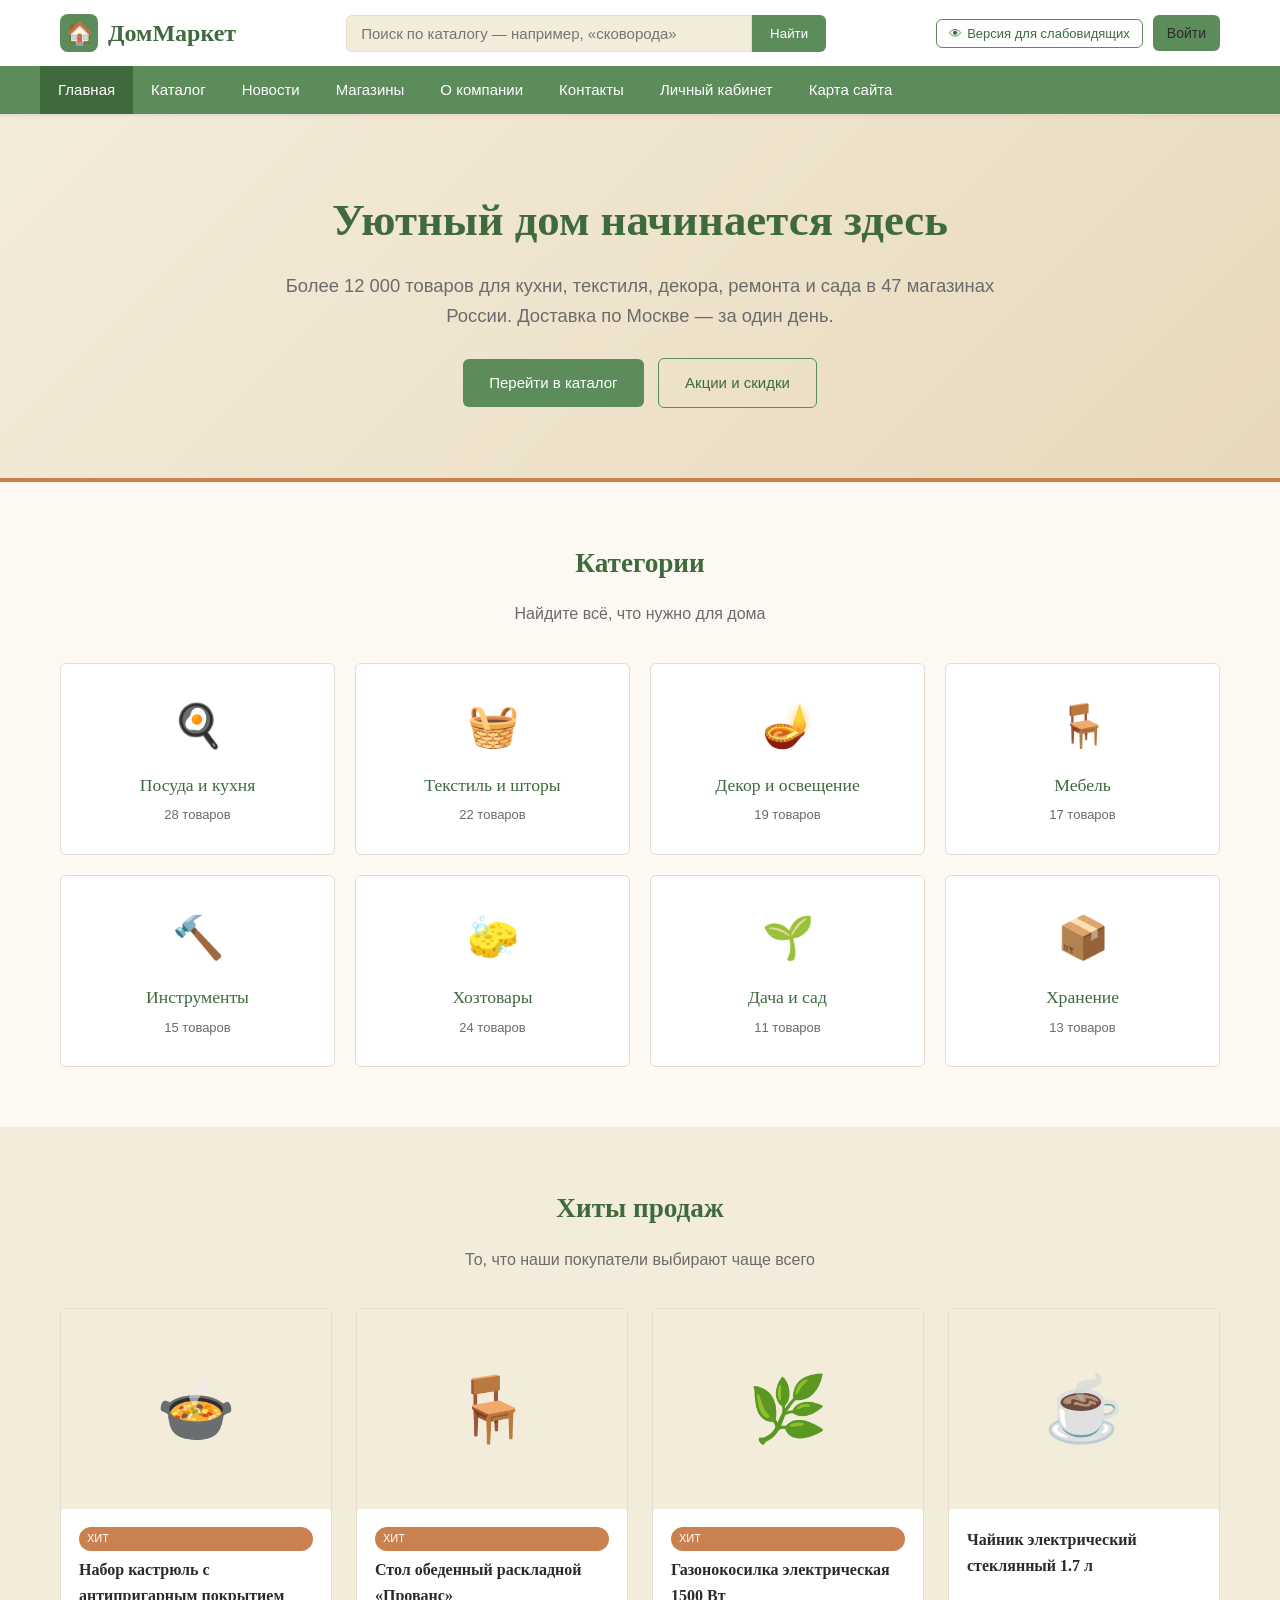
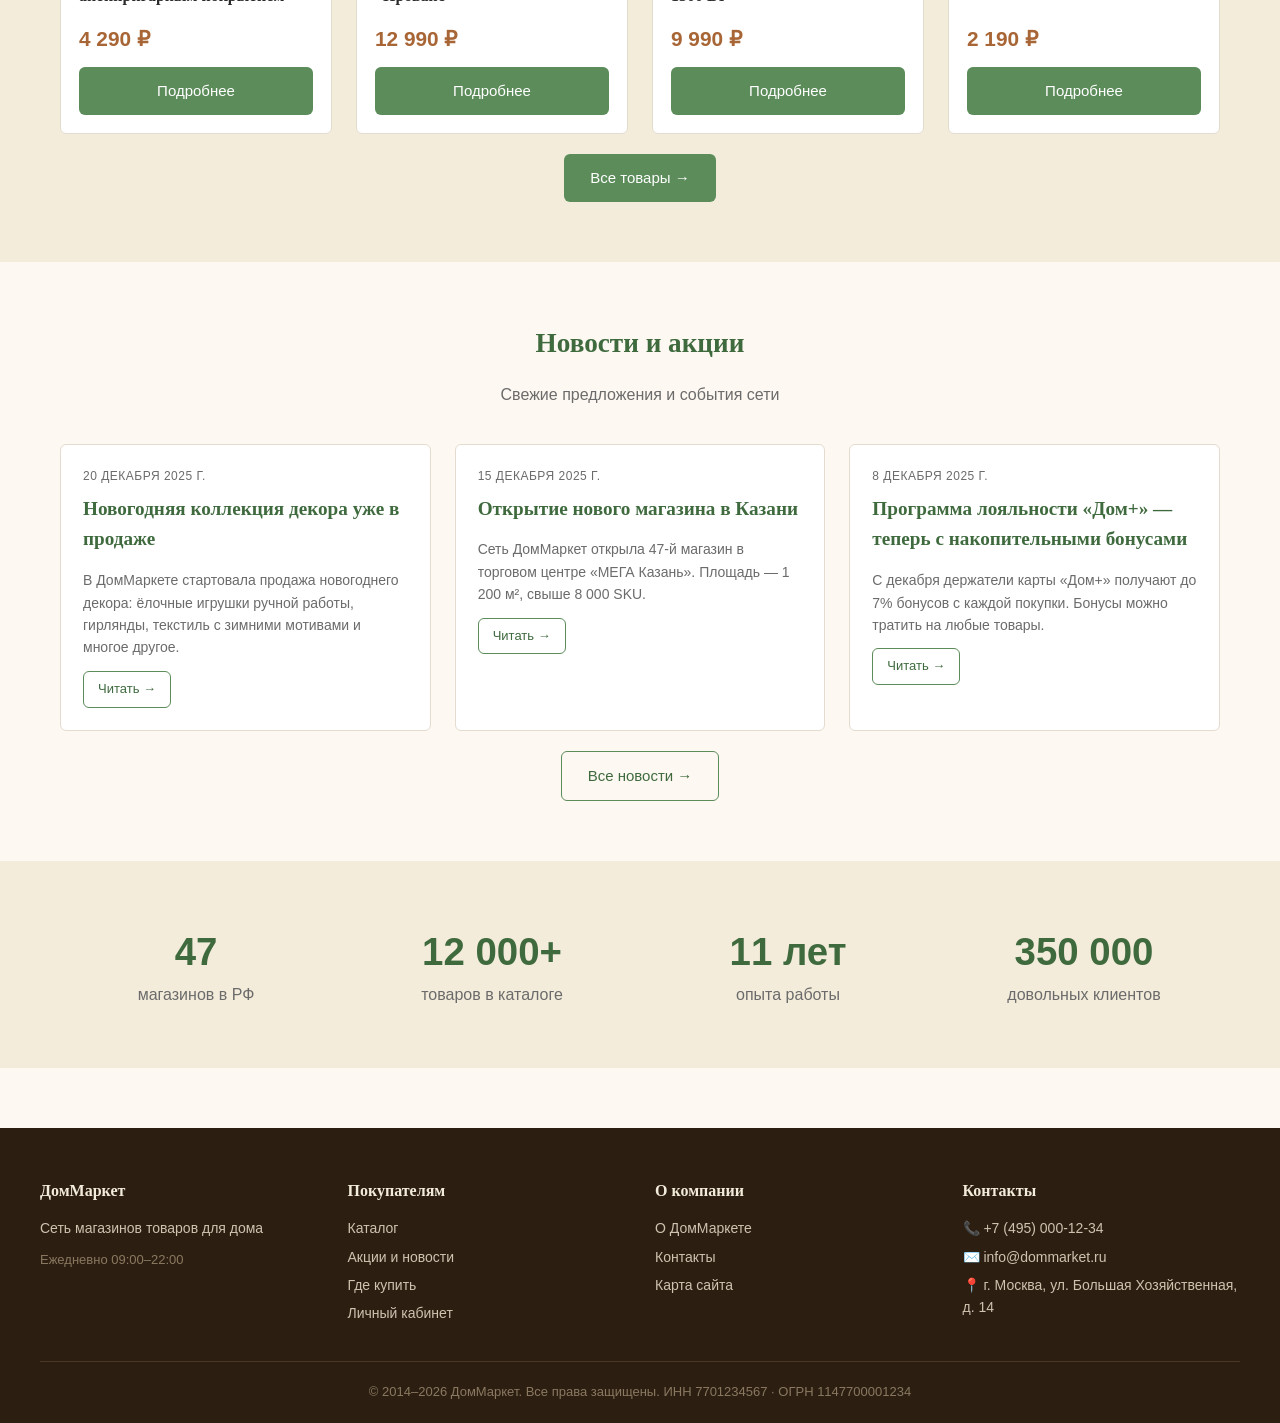
<file: index.html>
<!DOCTYPE html>
<html lang="ru">
<head>
  <meta charset="UTF-8">
  <meta name="viewport" content="width=device-width, initial-scale=1">
  <title>ДомМаркет — Сеть магазинов товаров для дома</title>
  <meta name="description" content="ДомМаркет — федеральная сеть магазинов товаров для дома. Посуда, текстиль, мебель, инструменты. Более 12 000 товаров в каталоге.">
  <link rel="stylesheet" href="css/style.css">
  <link rel="stylesheet" href="css/accessible.css" id="theme-accessible-css" disabled>
</head>
<body data-page="index">
  <header id="site-header" class="site-header"></header>

  <main>
    <section class="hero">
      <h1>Уютный дом начинается здесь</h1>
      <p>Более 12 000 товаров для кухни, текстиля, декора, ремонта и сада в 47 магазинах России. Доставка по Москве — за один день.</p>
      <a href="catalog.html" class="btn">Перейти в каталог</a>
      <a href="news.html" class="btn btn--ghost" style="margin-left:10px;">Акции и скидки</a>
    </section>

    <section class="section">
      <div class="section__head">
        <h2>Категории</h2>
        <p>Найдите всё, что нужно для дома</p>
      </div>
      <div class="container">
        <div class="categories" id="home-categories"></div>
      </div>
    </section>

    <section class="section section--alt">
      <div class="section__head">
        <h2>Хиты продаж</h2>
        <p>То, что наши покупатели выбирают чаще всего</p>
      </div>
      <div class="container">
        <div class="products" id="home-bestsellers"></div>
        <div class="text-center mt-20">
          <a href="catalog.html" class="btn">Все товары →</a>
        </div>
      </div>
    </section>

    <section class="section">
      <div class="section__head">
        <h2>Новости и акции</h2>
        <p>Свежие предложения и события сети</p>
      </div>
      <div class="container">
        <div class="news-list" id="home-news"></div>
        <div class="text-center mt-20">
          <a href="news.html" class="btn btn--ghost">Все новости →</a>
        </div>
      </div>
    </section>

    <section class="section section--alt">
      <div class="container" style="display:grid;grid-template-columns:repeat(auto-fit,minmax(220px,1fr));gap:24px;text-align:center;">
        <div>
          <div style="font-size:2.4rem;font-weight:700;color:var(--color-primary-dark);">47</div>
          <div style="color:var(--color-text-muted);">магазинов в РФ</div>
        </div>
        <div>
          <div style="font-size:2.4rem;font-weight:700;color:var(--color-primary-dark);">12 000+</div>
          <div style="color:var(--color-text-muted);">товаров в каталоге</div>
        </div>
        <div>
          <div style="font-size:2.4rem;font-weight:700;color:var(--color-primary-dark);">11 лет</div>
          <div style="color:var(--color-text-muted);">опыта работы</div>
        </div>
        <div>
          <div style="font-size:2.4rem;font-weight:700;color:var(--color-primary-dark);">350 000</div>
          <div style="color:var(--color-text-muted);">довольных клиентов</div>
        </div>
      </div>
    </section>
  </main>

  <footer id="site-footer" class="site-footer"></footer>

  <script src="js/data.js"></script>
  <script src="js/app.js"></script>
  <script>
    document.addEventListener('DOMContentLoaded', () => {
      // Категории (первые 8)
      document.getElementById('home-categories').innerHTML = SITE_DATA.categories.map(c => `
        <a href="catalog.html?cat=${c.id}" class="category-card">
          <div class="category-card__icon">${c.icon}</div>
          <div class="category-card__title">${c.name}</div>
          <div class="category-card__count">${c.count} товаров</div>
        </a>
      `).join('');

      // Хиты — товары с badge "Хит" + первые
      const hits = SITE_DATA.products.filter(p => p.badge && p.badge.includes('Хит')).slice(0, 4);
      while (hits.length < 4) {
        const candidate = SITE_DATA.products[hits.length];
        if (candidate && !hits.includes(candidate)) hits.push(candidate);
      }
      document.getElementById('home-bestsellers').innerHTML = hits.map(p => `
        <article class="product-card">
          <div class="product-card__image">${p.image}</div>
          <div class="product-card__body">
            ${p.badge ? `<span class="product-card__badge">${p.badge}</span>` : ''}
            <h3 class="product-card__title">${p.title}</h3>
            <div class="product-card__price">${formatPrice(p.price)}</div>
            <a href="catalog.html?cat=${p.cat}" class="btn btn--block">Подробнее</a>
          </div>
        </article>
      `).join('');

      // Новости (3 последних)
      document.getElementById('home-news').innerHTML = SITE_DATA.news.slice(0, 3).map(n => `
        <article class="news-card">
          <div class="news-card__date">${formatDate(n.date)}</div>
          <h3 class="news-card__title">${n.title}</h3>
          <p class="news-card__excerpt">${n.excerpt}</p>
          <a href="news.html#news-${n.id}" class="btn btn--sm btn--ghost">Читать →</a>
        </article>
      `).join('');
    });
  </script>
</body>
</html>
</file>
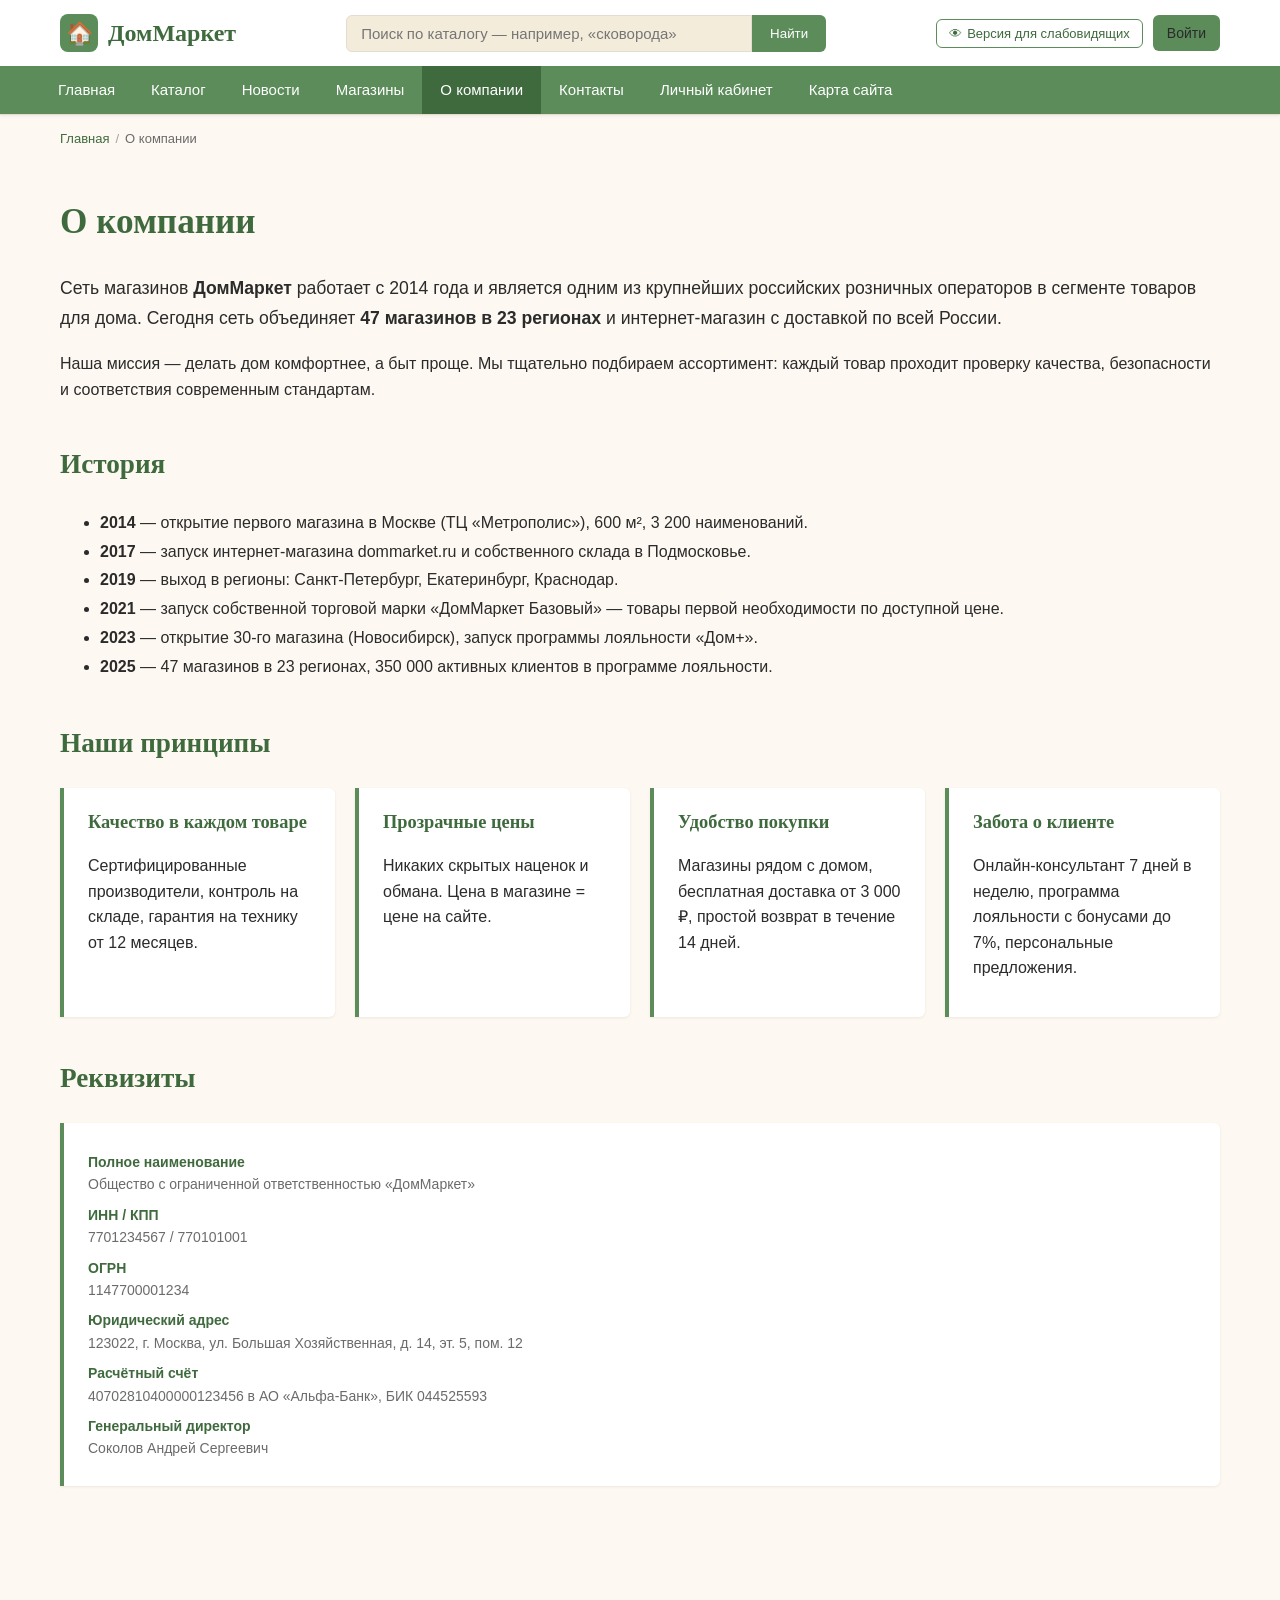
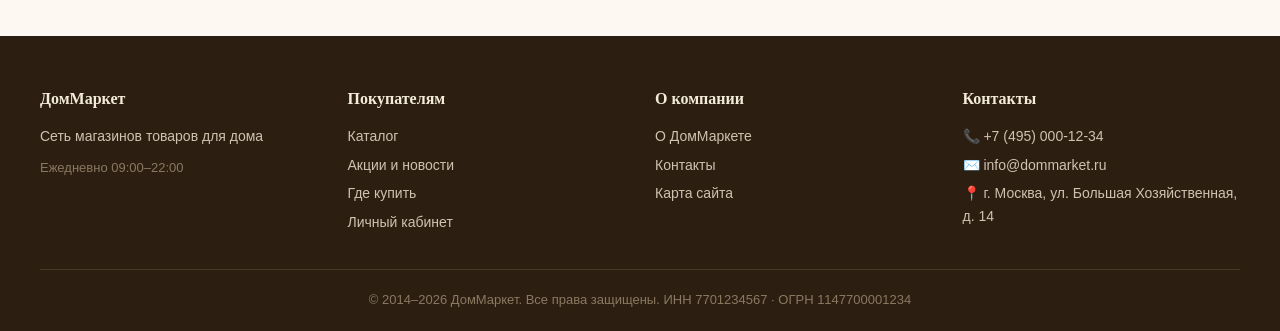
<file: about.html>
<!DOCTYPE html>
<html lang="ru">
<head>
  <meta charset="UTF-8">
  <meta name="viewport" content="width=device-width, initial-scale=1">
  <title>О компании — ДомМаркет</title>
  <meta name="description" content="ДомМаркет — крупная сеть магазинов товаров для дома с 2014 года. 47 магазинов в 23 регионах России.">
  <link rel="stylesheet" href="css/style.css">
  <link rel="stylesheet" href="css/accessible.css" id="theme-accessible-css" disabled>
</head>
<body data-page="about">
  <header id="site-header" class="site-header"></header>

  <nav class="breadcrumbs"><a href="index.html">Главная</a><span>/</span>О компании</nav>

  <main class="container" style="padding: 30px 20px 50px;">
    <h1>О компании</h1>

    <section style="margin-bottom: 40px;">
      <p style="font-size:1.1rem;line-height:1.7;">Сеть магазинов <strong>ДомМаркет</strong> работает с 2014 года и является одним из крупнейших российских розничных операторов в сегменте товаров для дома. Сегодня сеть объединяет <strong>47 магазинов в 23 регионах</strong> и интернет-магазин с доставкой по всей России.</p>
      <p>Наша миссия — делать дом комфортнее, а быт проще. Мы тщательно подбираем ассортимент: каждый товар проходит проверку качества, безопасности и соответствия современным стандартам.</p>
    </section>

    <section style="margin-bottom: 40px;">
      <h2>История</h2>
      <ul style="line-height:1.8;">
        <li><strong>2014</strong> — открытие первого магазина в Москве (ТЦ «Метрополис»), 600 м², 3 200 наименований.</li>
        <li><strong>2017</strong> — запуск интернет-магазина dommarket.ru и собственного склада в Подмосковье.</li>
        <li><strong>2019</strong> — выход в регионы: Санкт-Петербург, Екатеринбург, Краснодар.</li>
        <li><strong>2021</strong> — запуск собственной торговой марки «ДомМаркет Базовый» — товары первой необходимости по доступной цене.</li>
        <li><strong>2023</strong> — открытие 30-го магазина (Новосибирск), запуск программы лояльности «Дом+».</li>
        <li><strong>2025</strong> — 47 магазинов в 23 регионах, 350 000 активных клиентов в программе лояльности.</li>
      </ul>
    </section>

    <section style="margin-bottom: 40px;">
      <h2>Наши принципы</h2>
      <div style="display:grid;grid-template-columns:repeat(auto-fit,minmax(260px,1fr));gap:20px;">
        <div class="store-card">
          <h3>Качество в каждом товаре</h3>
          <p>Сертифицированные производители, контроль на складе, гарантия на технику от 12 месяцев.</p>
        </div>
        <div class="store-card">
          <h3>Прозрачные цены</h3>
          <p>Никаких скрытых наценок и обмана. Цена в магазине = цене на сайте.</p>
        </div>
        <div class="store-card">
          <h3>Удобство покупки</h3>
          <p>Магазины рядом с домом, бесплатная доставка от 3 000 ₽, простой возврат в течение 14 дней.</p>
        </div>
        <div class="store-card">
          <h3>Забота о клиенте</h3>
          <p>Онлайн-консультант 7 дней в неделю, программа лояльности с бонусами до 7%, персональные предложения.</p>
        </div>
      </div>
    </section>

    <section style="margin-bottom: 40px;">
      <h2>Реквизиты</h2>
      <div class="store-card">
        <dl>
          <dt>Полное наименование</dt><dd>Общество с ограниченной ответственностью «ДомМаркет»</dd>
          <dt>ИНН / КПП</dt><dd>7701234567 / 770101001</dd>
          <dt>ОГРН</dt><dd>1147700001234</dd>
          <dt>Юридический адрес</dt><dd>123022, г. Москва, ул. Большая Хозяйственная, д. 14, эт. 5, пом. 12</dd>
          <dt>Расчётный счёт</dt><dd>40702810400000123456 в АО «Альфа-Банк», БИК 044525593</dd>
          <dt>Генеральный директор</dt><dd>Соколов Андрей Сергеевич</dd>
        </dl>
      </div>
    </section>
  </main>

  <footer id="site-footer" class="site-footer"></footer>
  <script src="js/data.js"></script>
  <script src="js/app.js"></script>
</body>
</html>
</file>
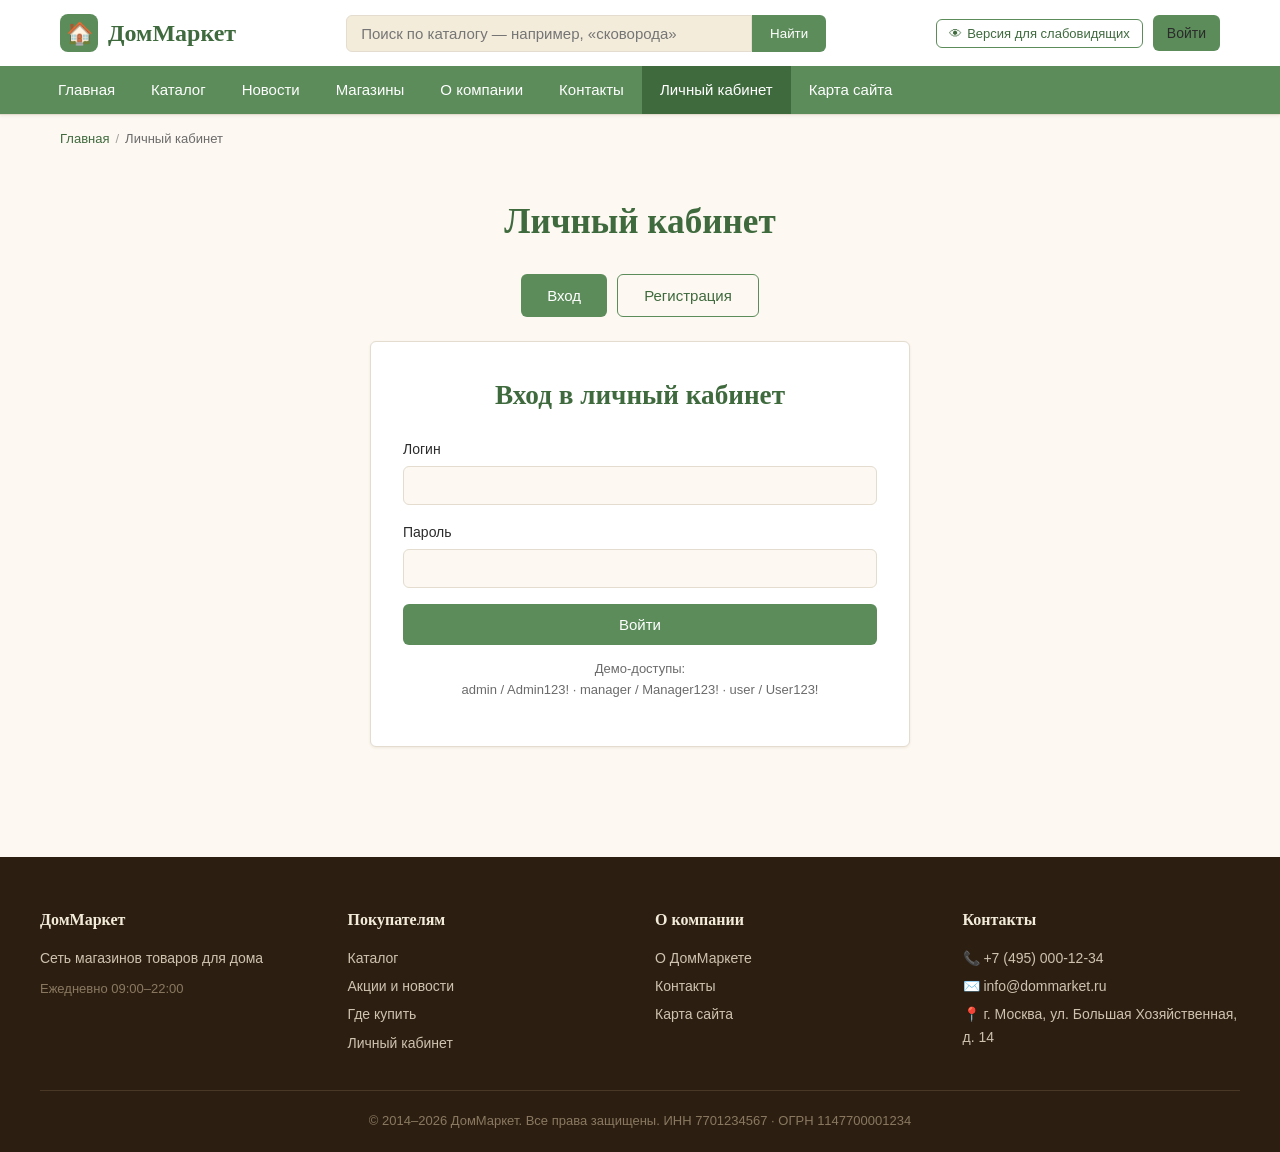
<file: account.html>
<!DOCTYPE html>
<html lang="ru">
<head>
  <meta charset="UTF-8">
  <meta name="viewport" content="width=device-width, initial-scale=1">
  <title>Личный кабинет — ДомМаркет</title>
  <meta name="description" content="Личный кабинет ДомМаркет: вход, регистрация, обмен сообщениями с менеджерами, управление заказами.">
  <link rel="stylesheet" href="css/style.css">
  <link rel="stylesheet" href="css/accessible.css" id="theme-accessible-css" disabled>
</head>
<body data-page="account">
  <header id="site-header" class="site-header"></header>
  <nav class="breadcrumbs"><a href="index.html">Главная</a><span>/</span>Личный кабинет</nav>

  <main class="container" style="padding: 30px 20px 50px;">

    <!-- ===== Не авторизован ===== -->
    <div id="auth-block">
      <h1 style="text-align:center;">Личный кабинет</h1>

      <div style="display:flex;gap:10px;justify-content:center;margin-bottom:24px;">
        <button class="btn auth-tab active" data-tab="login">Вход</button>
        <button class="btn btn--ghost auth-tab" data-tab="register">Регистрация</button>
      </div>

      <div id="auth-msg"></div>

      <!-- Вход -->
      <form class="form-block" id="login-form" onsubmit="loginHandler(event)">
        <h2>Вход в личный кабинет</h2>
        <div class="form-row">
          <label for="login-login">Логин</label>
          <input id="login-login" name="login" required autocomplete="username">
        </div>
        <div class="form-row">
          <label for="login-password">Пароль</label>
          <input id="login-password" name="password" type="password" required autocomplete="current-password">
        </div>
        <button class="btn btn--block" type="submit">Войти</button>
        <p style="margin-top:14px;font-size:13px;color:var(--color-text-muted);text-align:center;">
          Демо-доступы:<br>
          admin / Admin123! · manager / Manager123! · user / User123!
        </p>
      </form>

      <!-- Регистрация -->
      <form class="form-block hidden" id="register-form" onsubmit="registerHandler(event)">
        <h2>Регистрация нового клиента</h2>
        <div class="form-row">
          <label for="reg-login">Логин *</label>
          <input id="reg-login" name="login" required minlength="3" autocomplete="username">
        </div>
        <div class="form-row">
          <label for="reg-name">Имя и фамилия *</label>
          <input id="reg-name" name="name" required>
        </div>
        <div class="form-row">
          <label for="reg-email">Email *</label>
          <input id="reg-email" name="email" type="email" required>
        </div>
        <div class="form-row">
          <label for="reg-phone">Телефон</label>
          <input id="reg-phone" name="phone" type="tel" placeholder="+7 (___) ___-__-__">
        </div>
        <div class="form-row">
          <label for="reg-password">Пароль *</label>
          <input id="reg-password" name="password" type="password" required minlength="6" autocomplete="new-password">
        </div>
        <div class="form-row">
          <label for="reg-password2">Повторите пароль *</label>
          <input id="reg-password2" name="password_repeat" type="password" required minlength="6" autocomplete="new-password">
        </div>
        <button class="btn btn--block" type="submit">Зарегистрироваться</button>
      </form>
    </div>

    <!-- ===== Авторизован ===== -->
    <div id="profile-block" class="hidden">
      <h1 id="welcome-line"></h1>
      <p id="role-line" style="color:var(--color-text-muted);margin-bottom:30px;"></p>

      <!-- Разделы кабинета -->
      <div style="display:flex;gap:10px;margin-bottom:24px;flex-wrap:wrap;" id="cabinet-tabs">
        <button class="btn cabinet-tab active" data-tab="profile">Профиль</button>
        <button class="btn btn--ghost cabinet-tab" data-tab="messages">Сообщения</button>
        <button class="btn btn--ghost cabinet-tab admin-only hidden" data-tab="users">Пользователи</button>
      </div>

      <!-- Профиль -->
      <section class="cabinet-section" data-section="profile">
        <div class="store-card">
          <h3>Профиль</h3>
          <dl id="profile-info"></dl>
        </div>
      </section>

      <!-- Сообщения для клиента -->
      <section class="cabinet-section hidden" data-section="messages">
        <div id="user-chat" class="hidden">
          <h2>Чат с менеджером</h2>
          <div class="messages-thread" style="background:var(--color-surface);border:1px solid var(--color-border);border-radius:6px;">
            <div class="messages-thread__list" id="chat-thread" style="min-height:300px;"></div>
            <form class="messages-compose" onsubmit="userSendHandler(event)">
              <input type="text" name="text" placeholder="Введите сообщение…" required>
              <button class="btn" type="submit">Отправить</button>
            </form>
          </div>
        </div>
        <div id="admin-chat" class="hidden">
          <h2>Сообщения клиентов</h2>
          <div class="messages-layout">
            <aside class="messages-list" id="admin-chat-list"></aside>
            <div class="messages-thread" id="admin-chat-thread"></div>
          </div>
        </div>
      </section>

      <!-- Управление пользователями (admin / manager) -->
      <section class="cabinet-section hidden" data-section="users">
        <h2>Управление пользователями</h2>

        <div style="display:grid;grid-template-columns:1fr 1fr;gap:24px;margin-bottom:30px;" class="admin-grid">
          <form class="form-block" id="admin-create-form" onsubmit="adminCreateUserHandler(event)" style="margin:0;">
            <h3 style="text-align:left;margin-bottom:14px;">Создать пользователя</h3>
            <div id="admin-create-msg"></div>
            <div class="form-row">
              <label>Логин *</label>
              <input name="login" required>
            </div>
            <div class="form-row">
              <label>Имя *</label>
              <input name="name" required>
            </div>
            <div class="form-row">
              <label>Email *</label>
              <input name="email" type="email" required>
            </div>
            <div class="form-row">
              <label>Телефон</label>
              <input name="phone" type="tel">
            </div>
            <div class="form-row">
              <label>Пароль *</label>
              <input name="password" type="password" required minlength="6">
            </div>
            <div class="form-row">
              <label>Роль *</label>
              <select name="role" required>
                <option value="user">Клиент</option>
                <option value="manager">Менеджер</option>
                <option value="admin">Администратор</option>
              </select>
            </div>
            <button class="btn btn--block" type="submit">Создать</button>
          </form>

          <div>
            <h3 style="margin-top:0;">Сценарий создания учётной записи</h3>
            <p style="color:var(--color-text-muted);font-size:14px;line-height:1.6;">
              <strong>Сценарий 1 — клиент сам себя регистрирует:</strong> на странице
              «Личный кабинет» выбирает вкладку «Регистрация», заполняет логин, имя, email,
              телефон, пароль. После сохранения автоматически авторизуется как пользователь
              с ролью «Клиент».
            </p>
            <p style="color:var(--color-text-muted);font-size:14px;line-height:1.6;">
              <strong>Сценарий 2 — сотрудник создаёт пользователя:</strong> администратор
              или менеджер заходит в раздел «Пользователи», заполняет форму слева и выбирает
              роль (клиент / менеджер / администратор). Пользователь получает учётные
              данные и может войти под выданным логином.
            </p>
          </div>
        </div>

        <h3>Список пользователей</h3>
        <div style="overflow-x:auto;">
          <table class="user-table">
            <thead>
              <tr><th>ID</th><th>Логин</th><th>Имя</th><th>Email</th><th>Телефон</th><th>Роль</th><th>Регистрация</th><th></th></tr>
            </thead>
            <tbody id="users-tbody"></tbody>
          </table>
        </div>
      </section>
    </div>
  </main>

  <footer id="site-footer" class="site-footer"></footer>
  <script src="js/data.js"></script>
  <script src="js/app.js"></script>
  <script src="js/auth.js"></script>
  <script src="js/messages.js"></script>
  <script>
    document.addEventListener('DOMContentLoaded', () => {
      // Переключатели вкладок входа/регистрации
      document.querySelectorAll('.auth-tab').forEach(b => {
        b.addEventListener('click', () => {
          document.querySelectorAll('.auth-tab').forEach(x => {
            x.classList.remove('active');
            x.classList.add('btn--ghost');
            x.classList.remove('btn');
          });
          b.classList.add('active', 'btn');
          b.classList.remove('btn--ghost');
          document.getElementById('login-form').classList.toggle('hidden', b.dataset.tab !== 'login');
          document.getElementById('register-form').classList.toggle('hidden', b.dataset.tab !== 'register');
          document.getElementById('auth-msg').textContent = '';
          document.getElementById('auth-msg').className = '';
        });
      });

      const user = getCurrentUser();
      if (user) showProfile(user); else showAuth();
    });

    function showAuth () {
      document.getElementById('auth-block').classList.remove('hidden');
      document.getElementById('profile-block').classList.add('hidden');
    }
    function showProfile (user) {
      document.getElementById('auth-block').classList.add('hidden');
      document.getElementById('profile-block').classList.remove('hidden');

      const roleLabels = { admin: 'Администратор', manager: 'Менеджер', user: 'Клиент' };
      document.getElementById('welcome-line').textContent = `Здравствуйте, ${user.name}!`;
      document.getElementById('role-line').textContent = `Ваша роль: ${roleLabels[user.role] || user.role}. Зарегистрированы: ${user.registered}`;
      document.getElementById('profile-info').innerHTML = `
        <dt>Логин</dt><dd>${user.login}</dd>
        <dt>Email</dt><dd>${user.email}</dd>
        <dt>Телефон</dt><dd>${user.phone || '—'}</dd>
        <dt>Роль</dt><dd><span class="role-badge role-badge--${user.role}">${roleLabels[user.role]}</span></dd>
      `;

      // Админу/менеджеру — открыть раздел "Пользователи"
      if (user.role === 'admin' || user.role === 'manager') {
        document.querySelectorAll('.admin-only').forEach(el => el.classList.remove('hidden'));
      }

      // Чат
      if (user.role === 'admin' || user.role === 'manager') {
        renderAdminChats();
      } else {
        renderUserChat();
      }

      // Вкладки кабинета
      document.querySelectorAll('.cabinet-tab').forEach(b => {
        b.addEventListener('click', () => {
          document.querySelectorAll('.cabinet-tab').forEach(x => {
            x.classList.remove('active', 'btn');
            x.classList.add('btn--ghost');
          });
          b.classList.add('active', 'btn');
          b.classList.remove('btn--ghost');
          document.querySelectorAll('.cabinet-section').forEach(s => s.classList.add('hidden'));
          const sect = document.querySelector(`[data-section="${b.dataset.tab}"]`);
          sect.classList.remove('hidden');

          if (b.dataset.tab === 'messages') {
            if (user.role === 'admin' || user.role === 'manager') {
              document.getElementById('admin-chat').classList.remove('hidden');
              document.getElementById('user-chat').classList.add('hidden');
              renderAdminChats();
            } else {
              document.getElementById('user-chat').classList.remove('hidden');
              document.getElementById('admin-chat').classList.add('hidden');
              renderUserChat();
            }
          }
          if (b.dataset.tab === 'users') renderUsersTable();
        });
      });
    }
  </script>
</body>
</html>
</file>
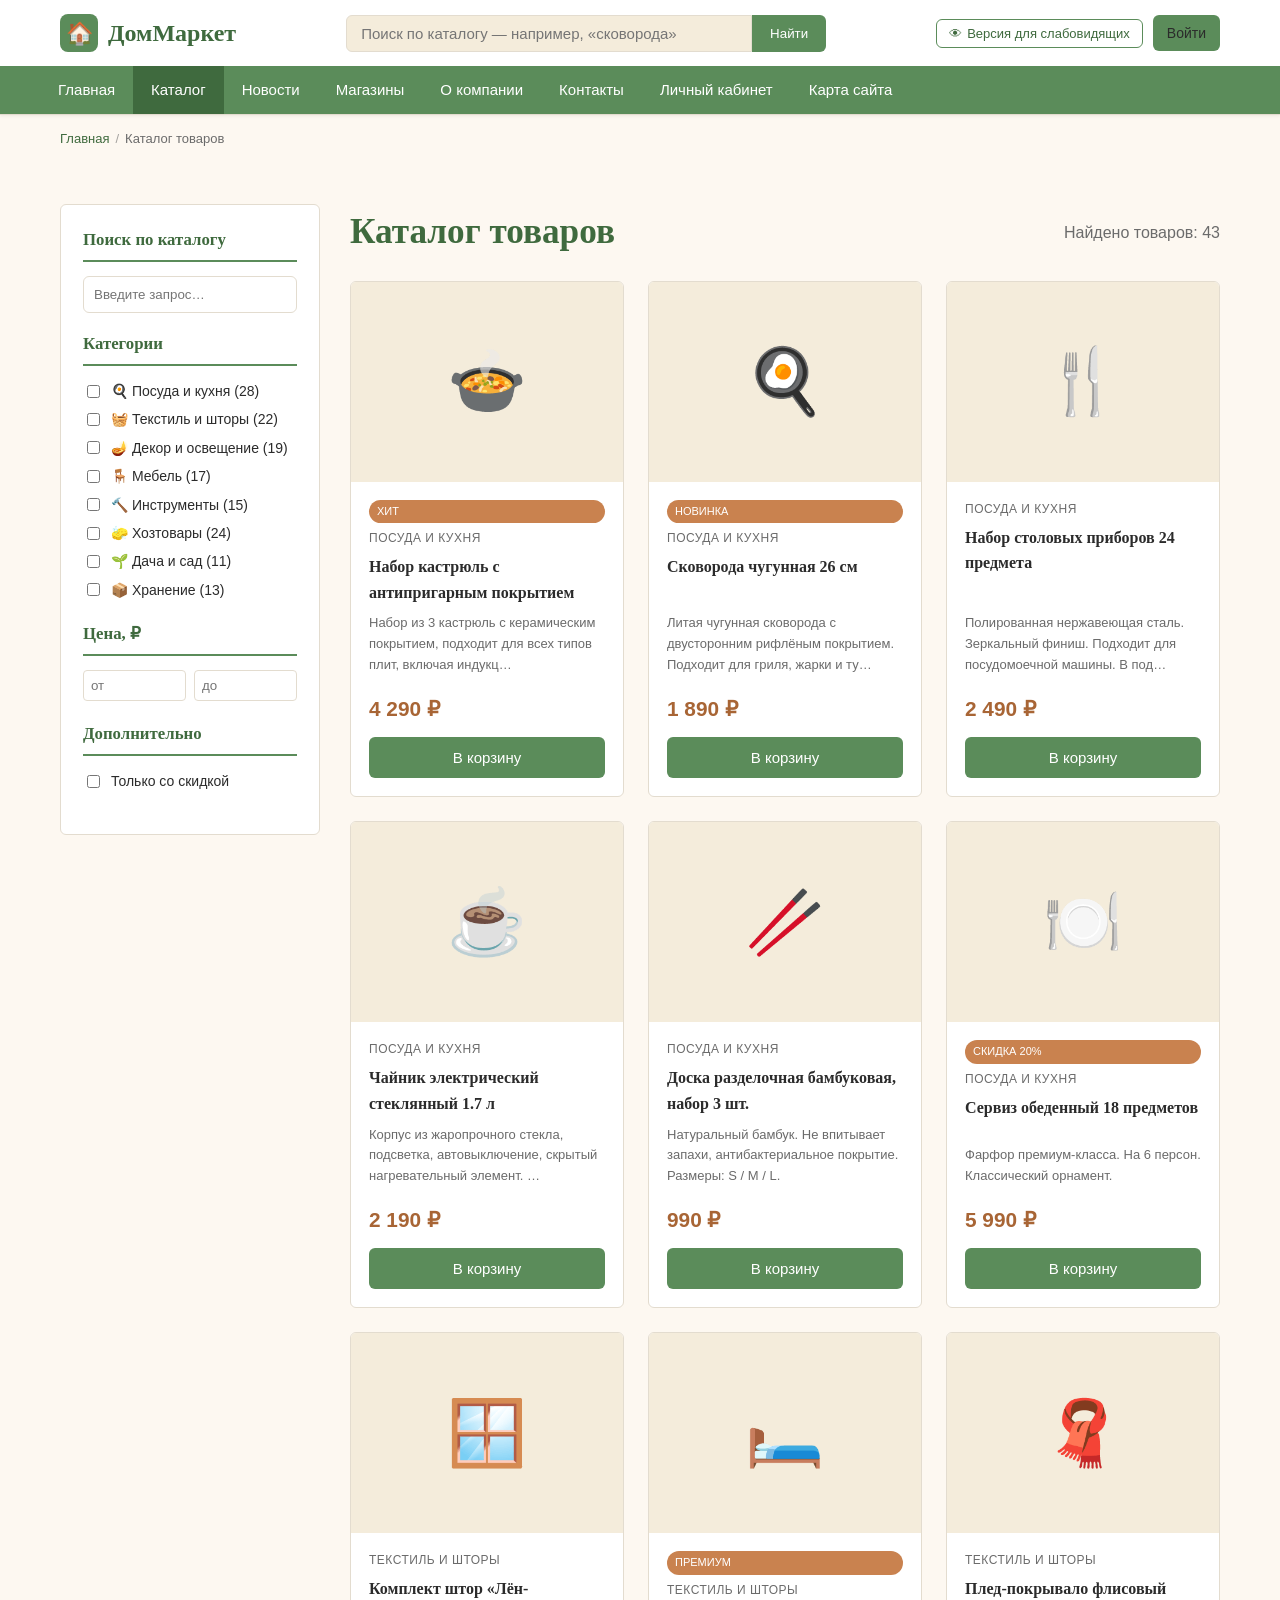
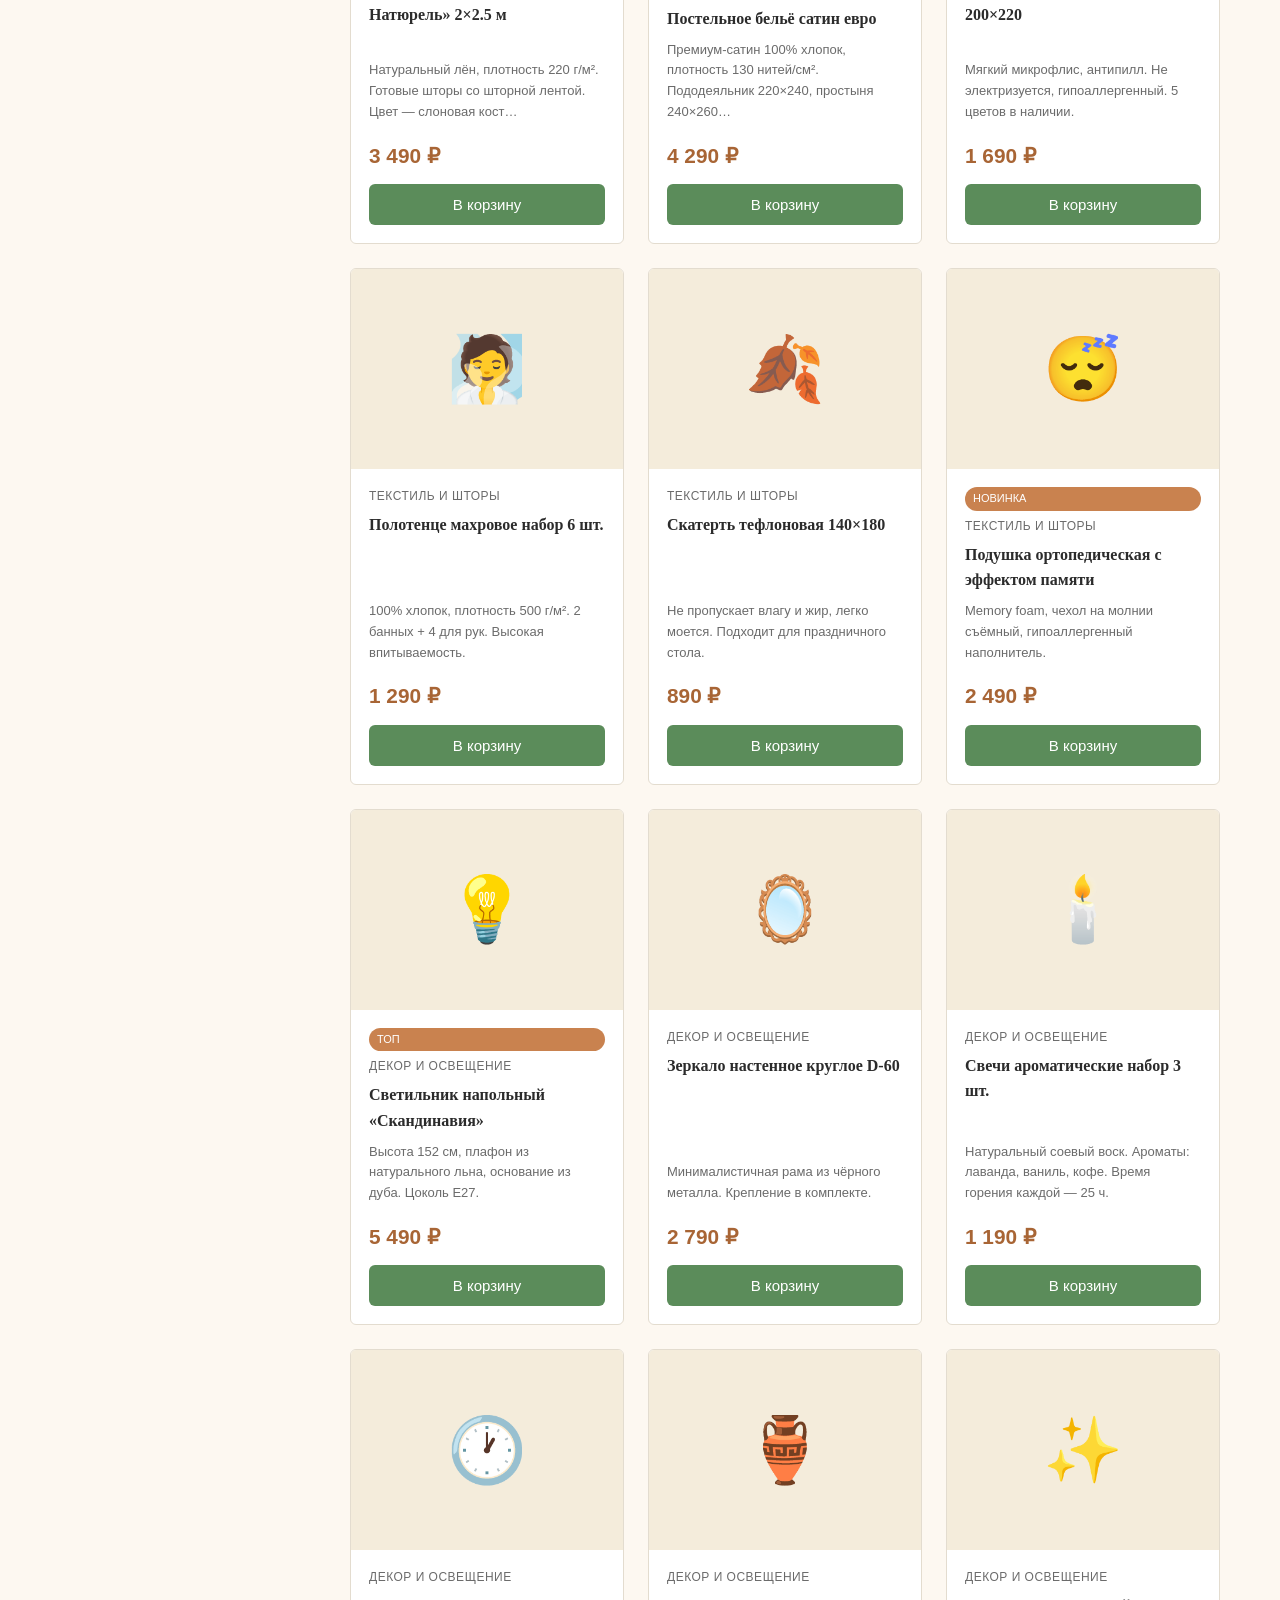
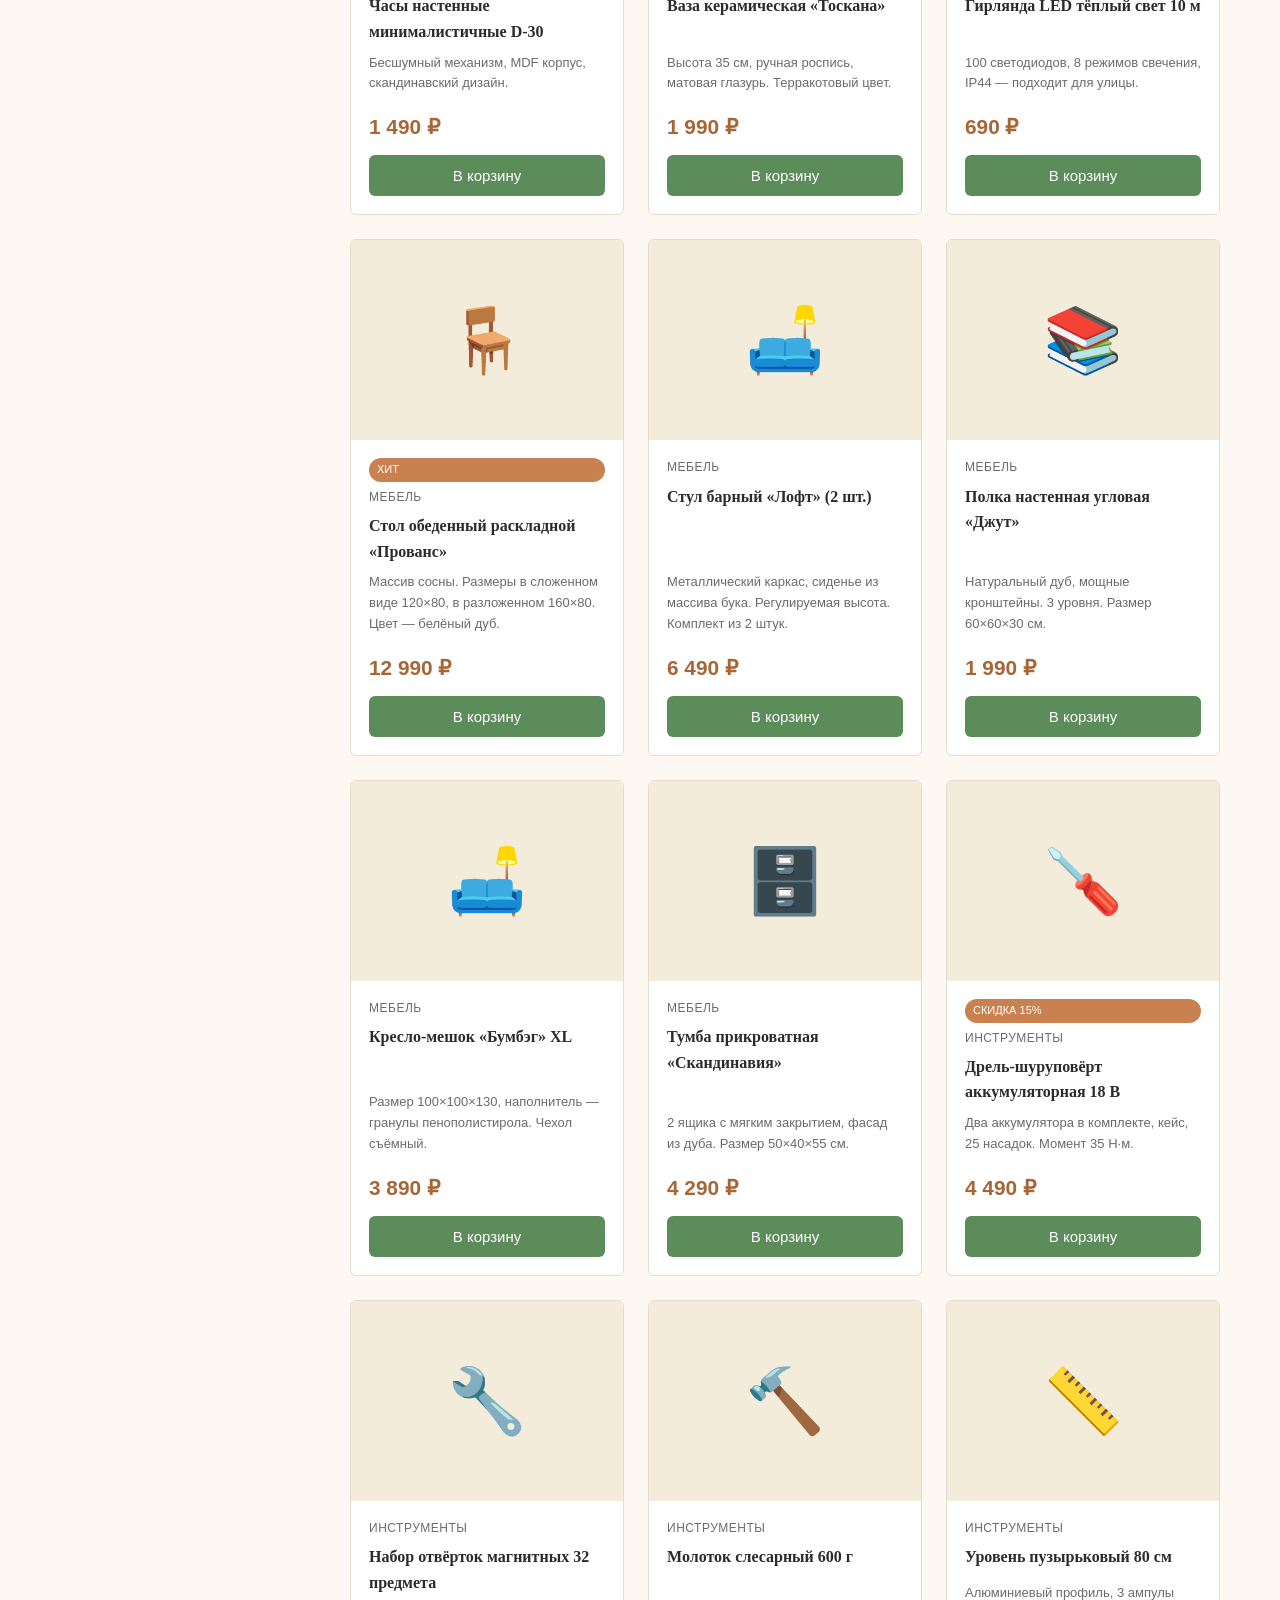
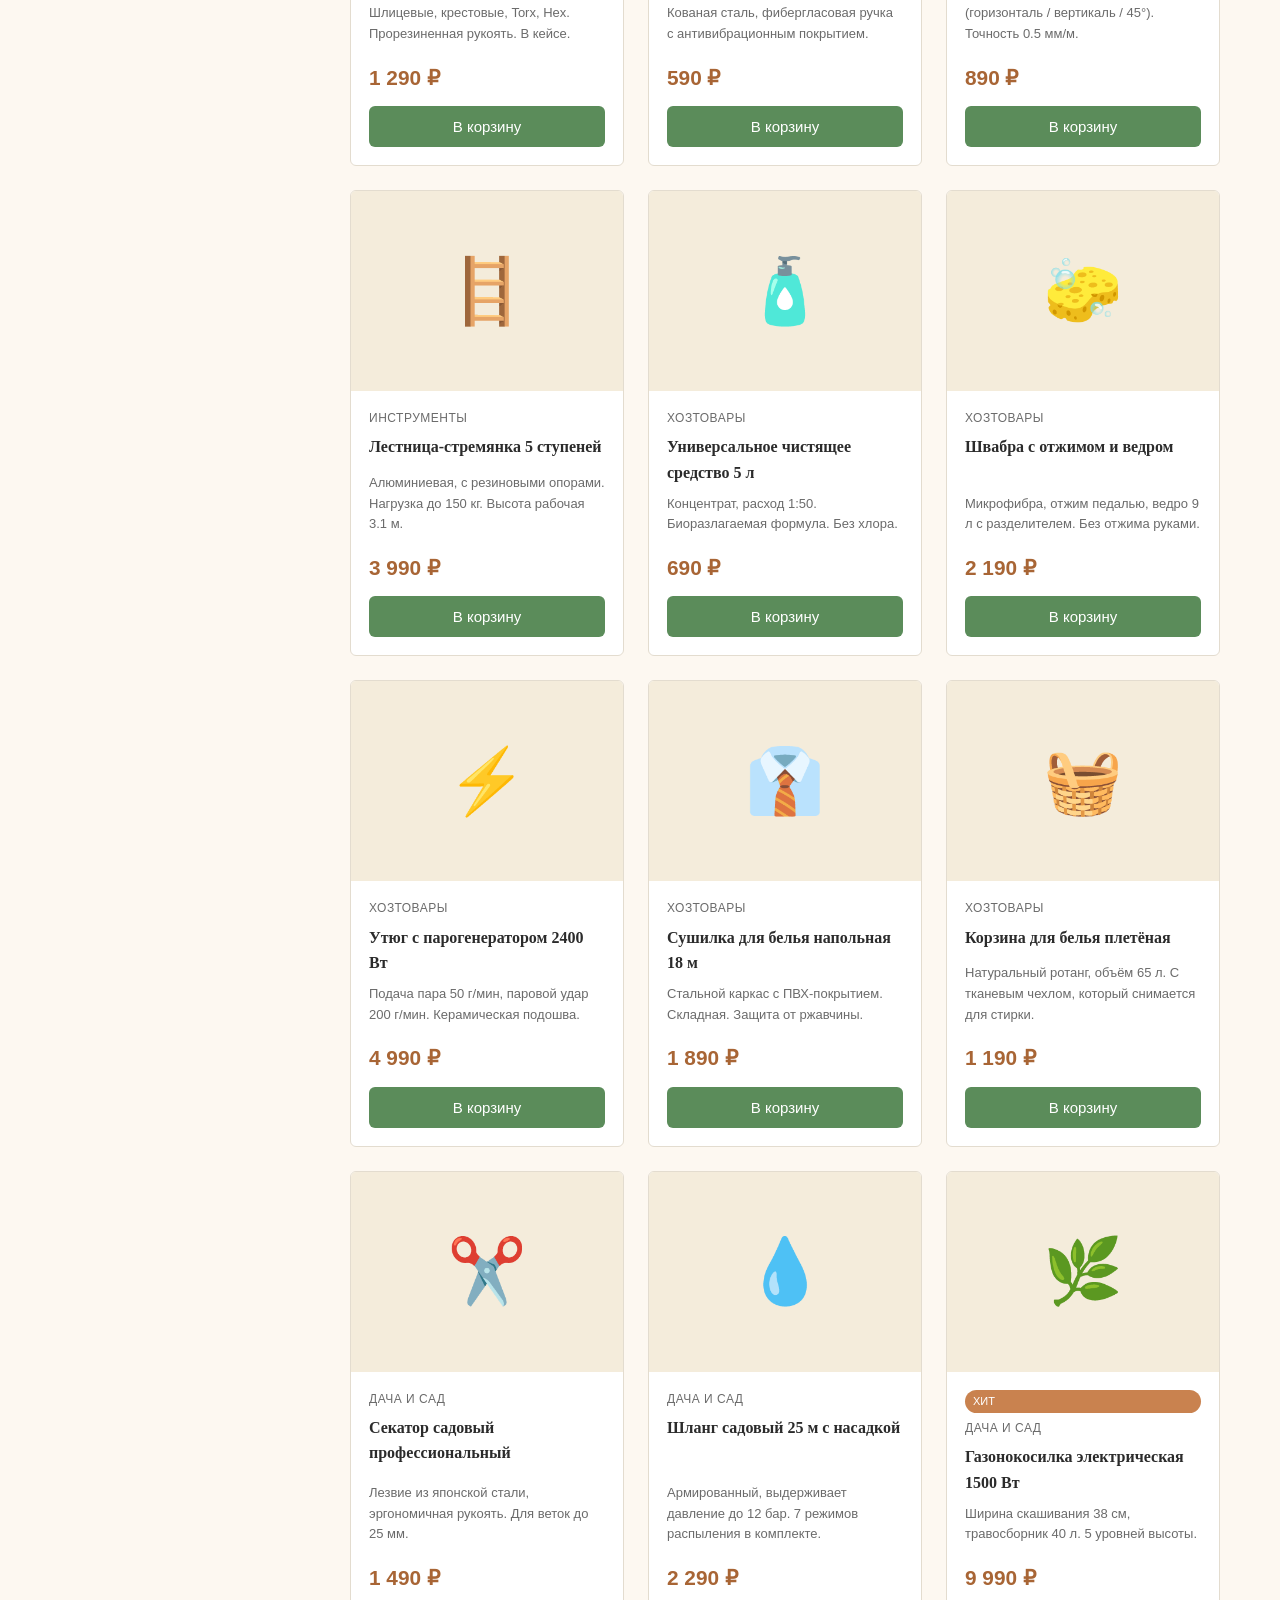
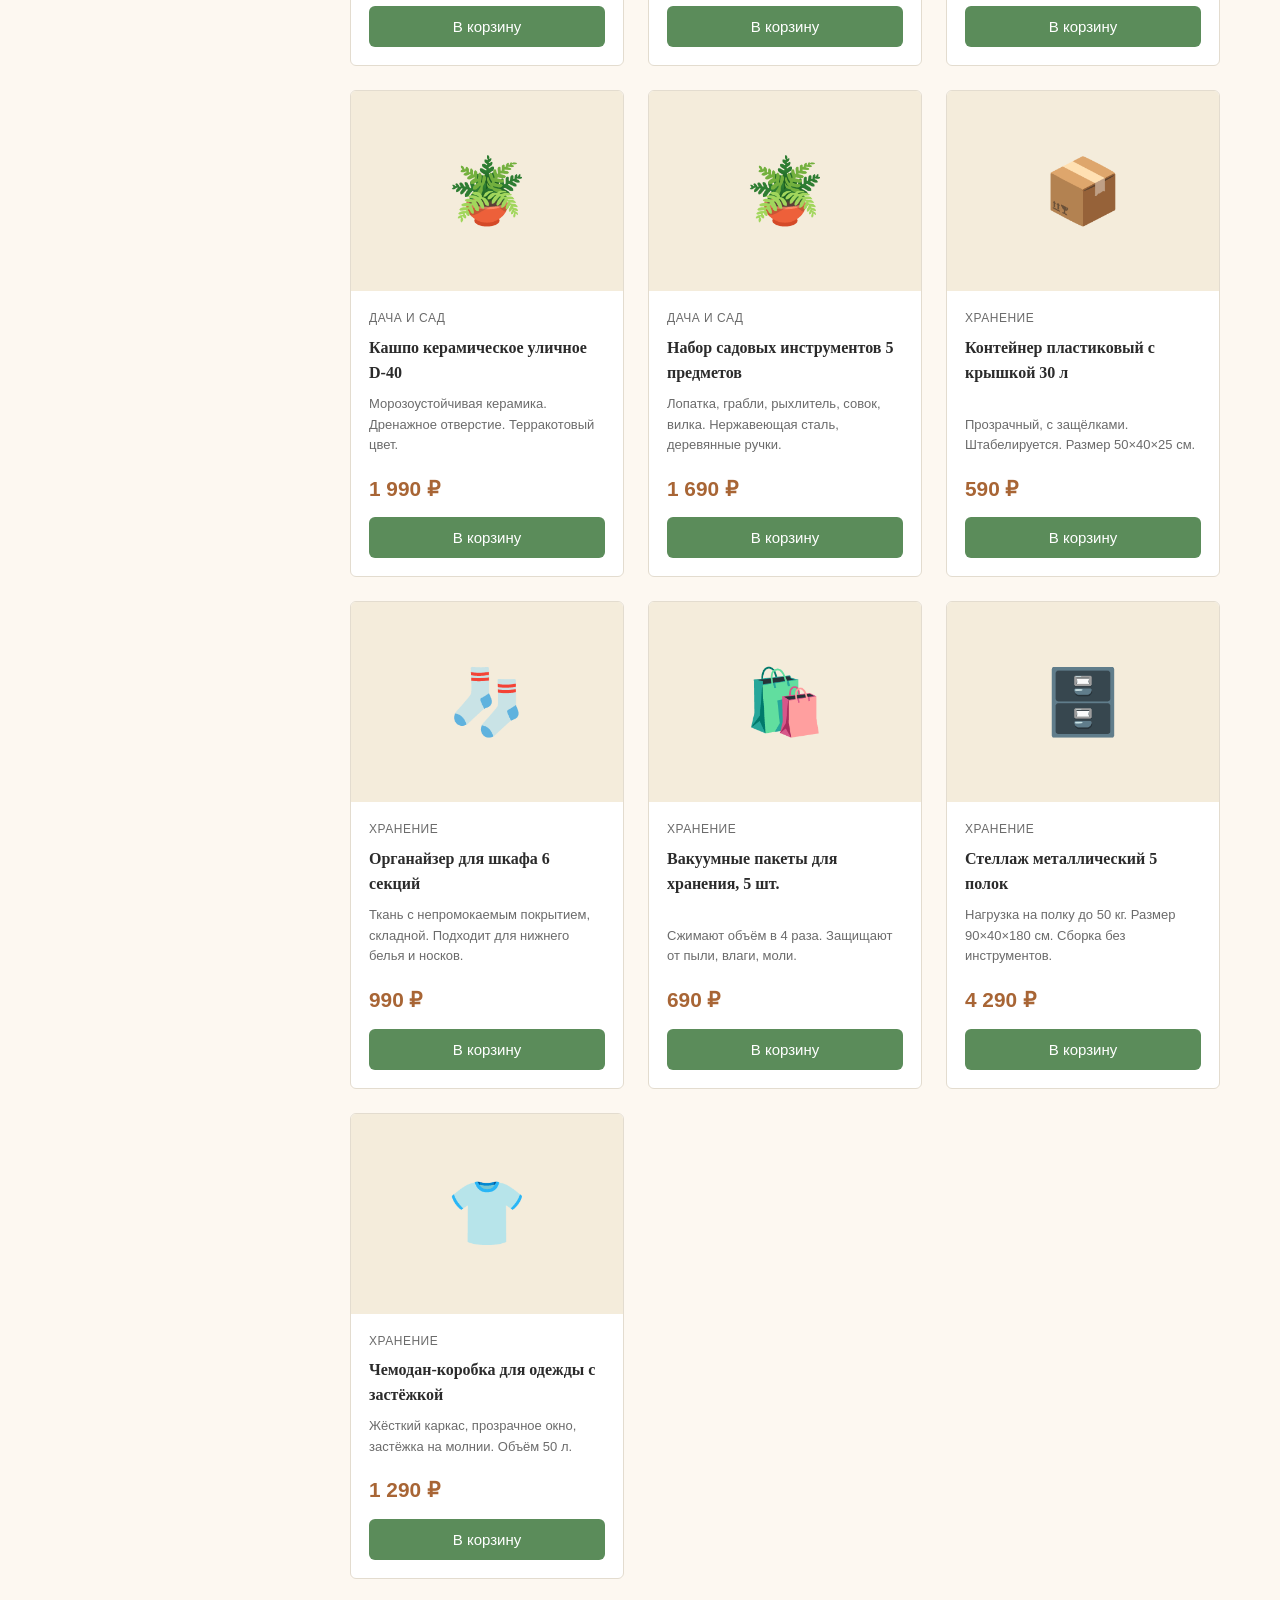
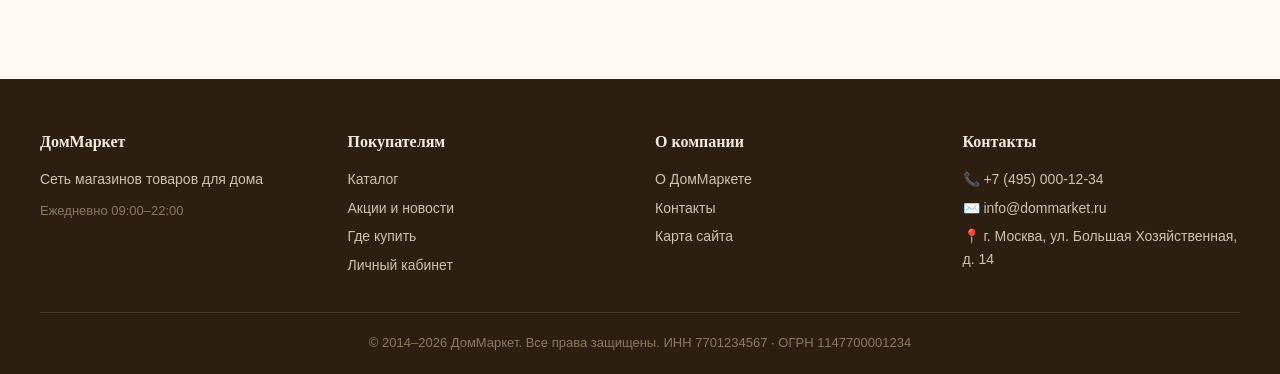
<file: catalog.html>
<!DOCTYPE html>
<html lang="ru">
<head>
  <meta charset="UTF-8">
  <meta name="viewport" content="width=device-width, initial-scale=1">
  <title>Каталог товаров — ДомМаркет</title>
  <meta name="description" content="Каталог товаров для дома: посуда, текстиль, мебель, инструменты, декор. Более 12 000 наименований с доставкой по России.">
  <link rel="stylesheet" href="css/style.css">
  <link rel="stylesheet" href="css/accessible.css" id="theme-accessible-css" disabled>
</head>
<body data-page="catalog">
  <header id="site-header" class="site-header"></header>

  <nav class="breadcrumbs" aria-label="Хлебные крошки">
    <a href="index.html">Главная</a><span>/</span>Каталог товаров
  </nav>

  <div class="layout-catalog">
    <aside class="filter-panel" aria-label="Фильтры">
      <h3>Поиск по каталогу</h3>
      <input type="search" id="catalog-search" placeholder="Введите запрос…" style="width:100%;padding:10px;border:1px solid var(--color-border);border-radius:6px;margin-bottom:18px;">

      <h3>Категории</h3>
      <div class="filter-group" id="filter-cats"></div>

      <h3>Цена, ₽</h3>
      <div class="filter-group" style="display:flex;gap:8px;">
        <input type="number" id="filter-min" placeholder="от" min="0">
        <input type="number" id="filter-max" placeholder="до" min="0">
      </div>

      <h3>Дополнительно</h3>
      <div class="filter-group">
        <label><input type="checkbox" id="filter-sale"> Только со скидкой</label>
      </div>
    </aside>

    <section>
      <div style="display:flex;justify-content:space-between;align-items:center;margin-bottom:20px;flex-wrap:wrap;gap:10px;">
        <h1 style="margin:0;">Каталог товаров</h1>
        <span id="products-count" style="color:var(--color-text-muted);"></span>
      </div>
      <div class="products" id="products-grid"></div>
    </section>
  </div>

  <footer id="site-footer" class="site-footer"></footer>

  <script src="js/data.js"></script>
  <script src="js/app.js"></script>
  <script src="js/catalog.js"></script>
  <script>
    document.addEventListener('DOMContentLoaded', initCatalog);
  </script>
</body>
</html>
</file>
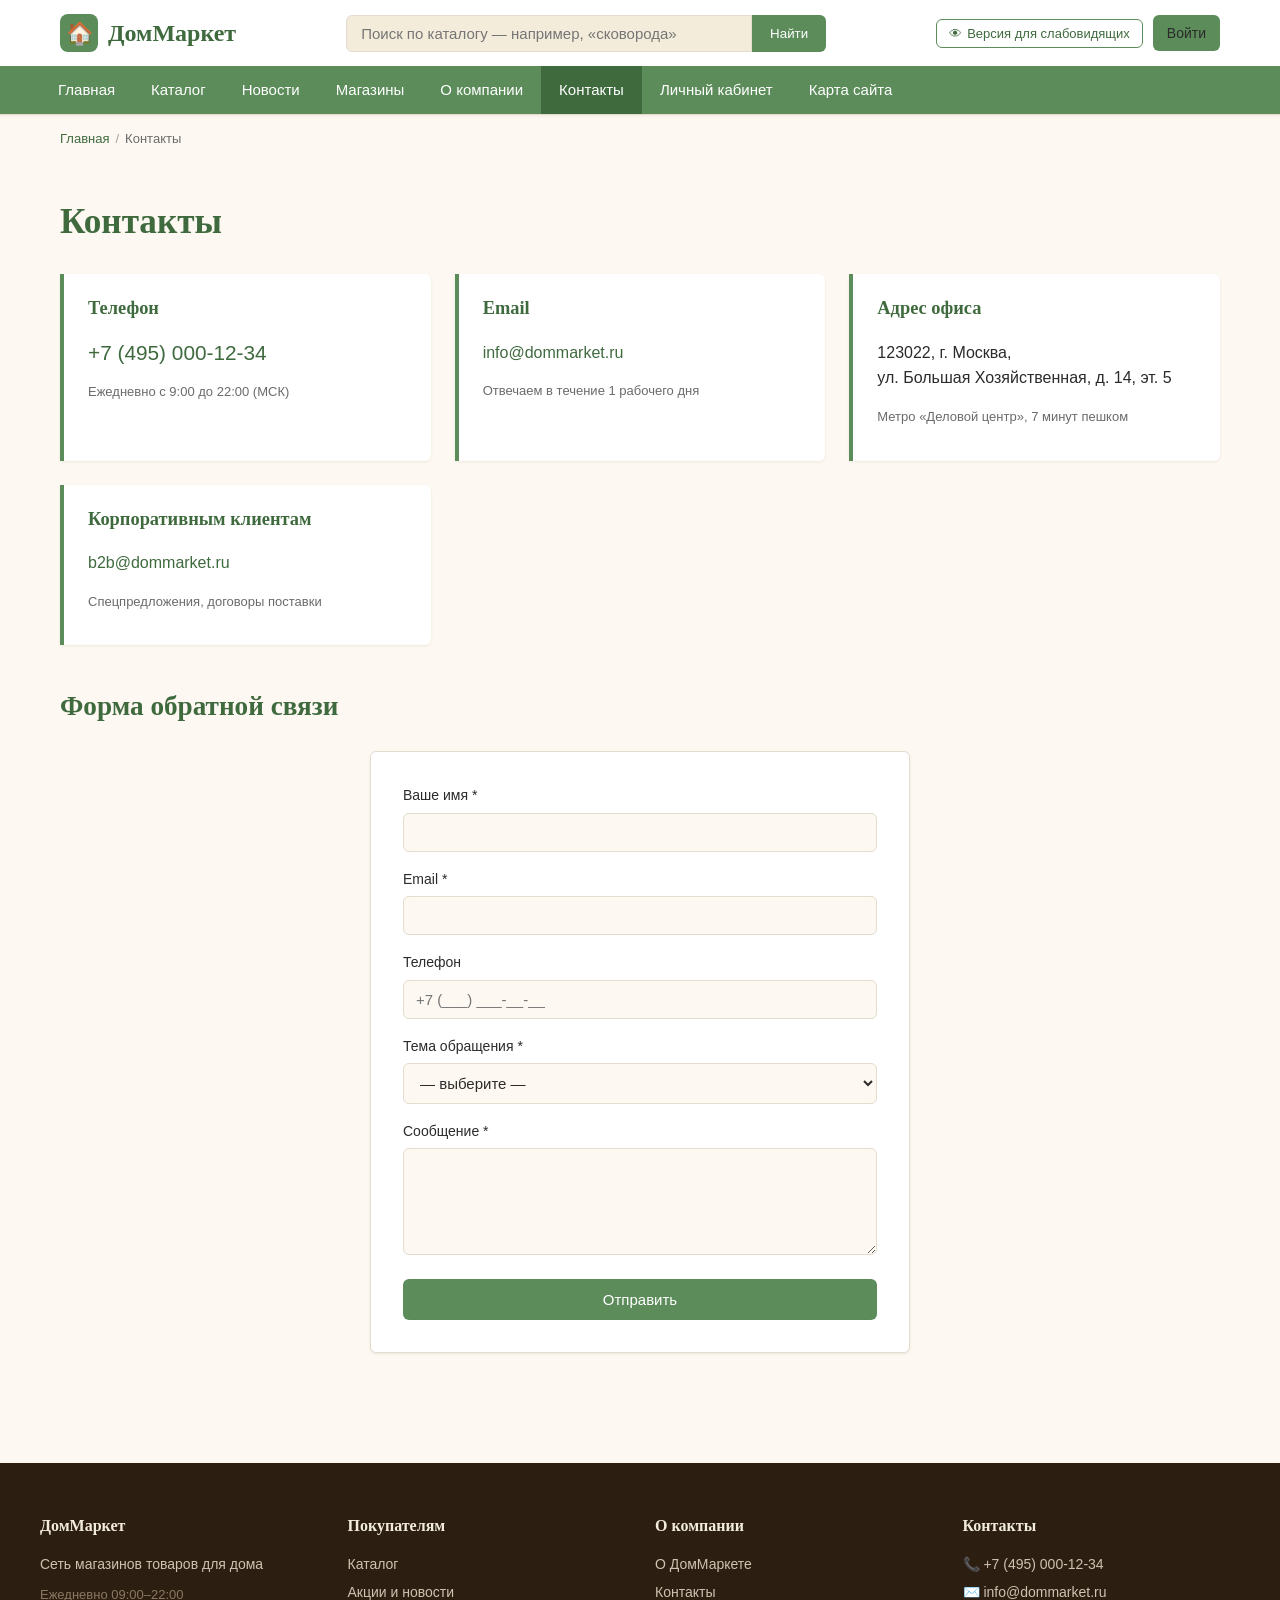
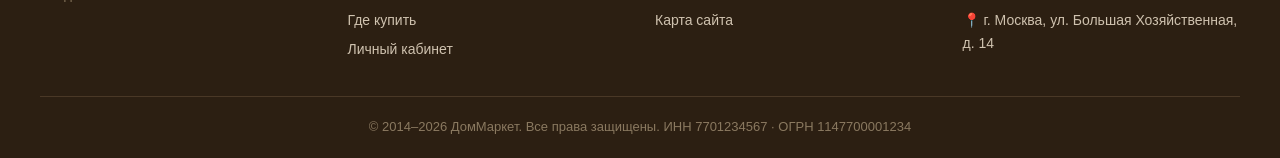
<file: contacts.html>
<!DOCTYPE html>
<html lang="ru">
<head>
  <meta charset="UTF-8">
  <meta name="viewport" content="width=device-width, initial-scale=1">
  <title>Контакты — ДомМаркет</title>
  <meta name="description" content="Контакты ДомМаркет: телефон, email, форма обратной связи, реквизиты.">
  <link rel="stylesheet" href="css/style.css">
  <link rel="stylesheet" href="css/accessible.css" id="theme-accessible-css" disabled>
</head>
<body data-page="contacts">
  <header id="site-header" class="site-header"></header>
  <nav class="breadcrumbs"><a href="index.html">Главная</a><span>/</span>Контакты</nav>

  <main class="container" style="padding: 30px 20px 50px;">
    <h1>Контакты</h1>

    <div style="display:grid;grid-template-columns:repeat(auto-fit,minmax(280px,1fr));gap:24px;margin-bottom:40px;">
      <div class="store-card">
        <h3>Телефон</h3>
        <p style="font-size:1.3rem;margin:0;"><a href="tel:+74950001234">+7 (495) 000-12-34</a></p>
        <p style="color:var(--color-text-muted);font-size:13px;">Ежедневно с 9:00 до 22:00 (МСК)</p>
      </div>
      <div class="store-card">
        <h3>Email</h3>
        <p><a href="mailto:info@dommarket.ru">info@dommarket.ru</a></p>
        <p style="color:var(--color-text-muted);font-size:13px;">Отвечаем в течение 1 рабочего дня</p>
      </div>
      <div class="store-card">
        <h3>Адрес офиса</h3>
        <p>123022, г. Москва,<br>ул. Большая Хозяйственная, д. 14, эт. 5</p>
        <p style="color:var(--color-text-muted);font-size:13px;">Метро «Деловой центр», 7 минут пешком</p>
      </div>
      <div class="store-card">
        <h3>Корпоративным клиентам</h3>
        <p><a href="mailto:b2b@dommarket.ru">b2b@dommarket.ru</a></p>
        <p style="color:var(--color-text-muted);font-size:13px;">Спецпредложения, договоры поставки</p>
      </div>
    </div>

    <h2>Форма обратной связи</h2>
    <form class="form-block" id="feedback-form" onsubmit="sendFeedback(event)">
      <div id="fb-msg"></div>
      <div class="form-row">
        <label for="fb-name">Ваше имя *</label>
        <input id="fb-name" name="name" required>
      </div>
      <div class="form-row">
        <label for="fb-email">Email *</label>
        <input id="fb-email" name="email" type="email" required>
      </div>
      <div class="form-row">
        <label for="fb-phone">Телефон</label>
        <input id="fb-phone" name="phone" type="tel" placeholder="+7 (___) ___-__-__">
      </div>
      <div class="form-row">
        <label for="fb-topic">Тема обращения *</label>
        <select id="fb-topic" name="topic" required>
          <option value="">— выберите —</option>
          <option>Вопрос по заказу</option>
          <option>Гарантия / возврат</option>
          <option>Сотрудничество</option>
          <option>Жалоба</option>
          <option>Другое</option>
        </select>
      </div>
      <div class="form-row">
        <label for="fb-text">Сообщение *</label>
        <textarea id="fb-text" name="text" required rows="5"></textarea>
      </div>
      <button class="btn btn--block" type="submit">Отправить</button>
    </form>
  </main>

  <footer id="site-footer" class="site-footer"></footer>
  <script src="js/data.js"></script>
  <script src="js/app.js"></script>
  <script>
    function sendFeedback (e) {
      e.preventDefault();
      const f = e.target;
      // Сохраняем как сообщение от пользователя в общий пул
      const all = JSON.parse(localStorage.getItem(STORAGE_KEYS.MESSAGES) || '[]');
      const text = `[Форма обратной связи · ${f.topic.value}]\nИмя: ${f.name.value}\nEmail: ${f.email.value}\nТелефон: ${f.phone.value || '—'}\n\n${f.text.value}`;
      all.push({
        id: all.length ? Math.max(...all.map(m => m.id)) + 1 : 1,
        from: f.email.value,
        to: 'admin',
        text,
        ts: new Date().toISOString()
      });
      localStorage.setItem(STORAGE_KEYS.MESSAGES, JSON.stringify(all));
      const msg = document.getElementById('fb-msg');
      msg.className = 'alert alert--success';
      msg.textContent = 'Спасибо! Ваше обращение принято — менеджер свяжется с вами в течение 1 рабочего дня.';
      f.reset();
    }
  </script>
</body>
</html>
</file>
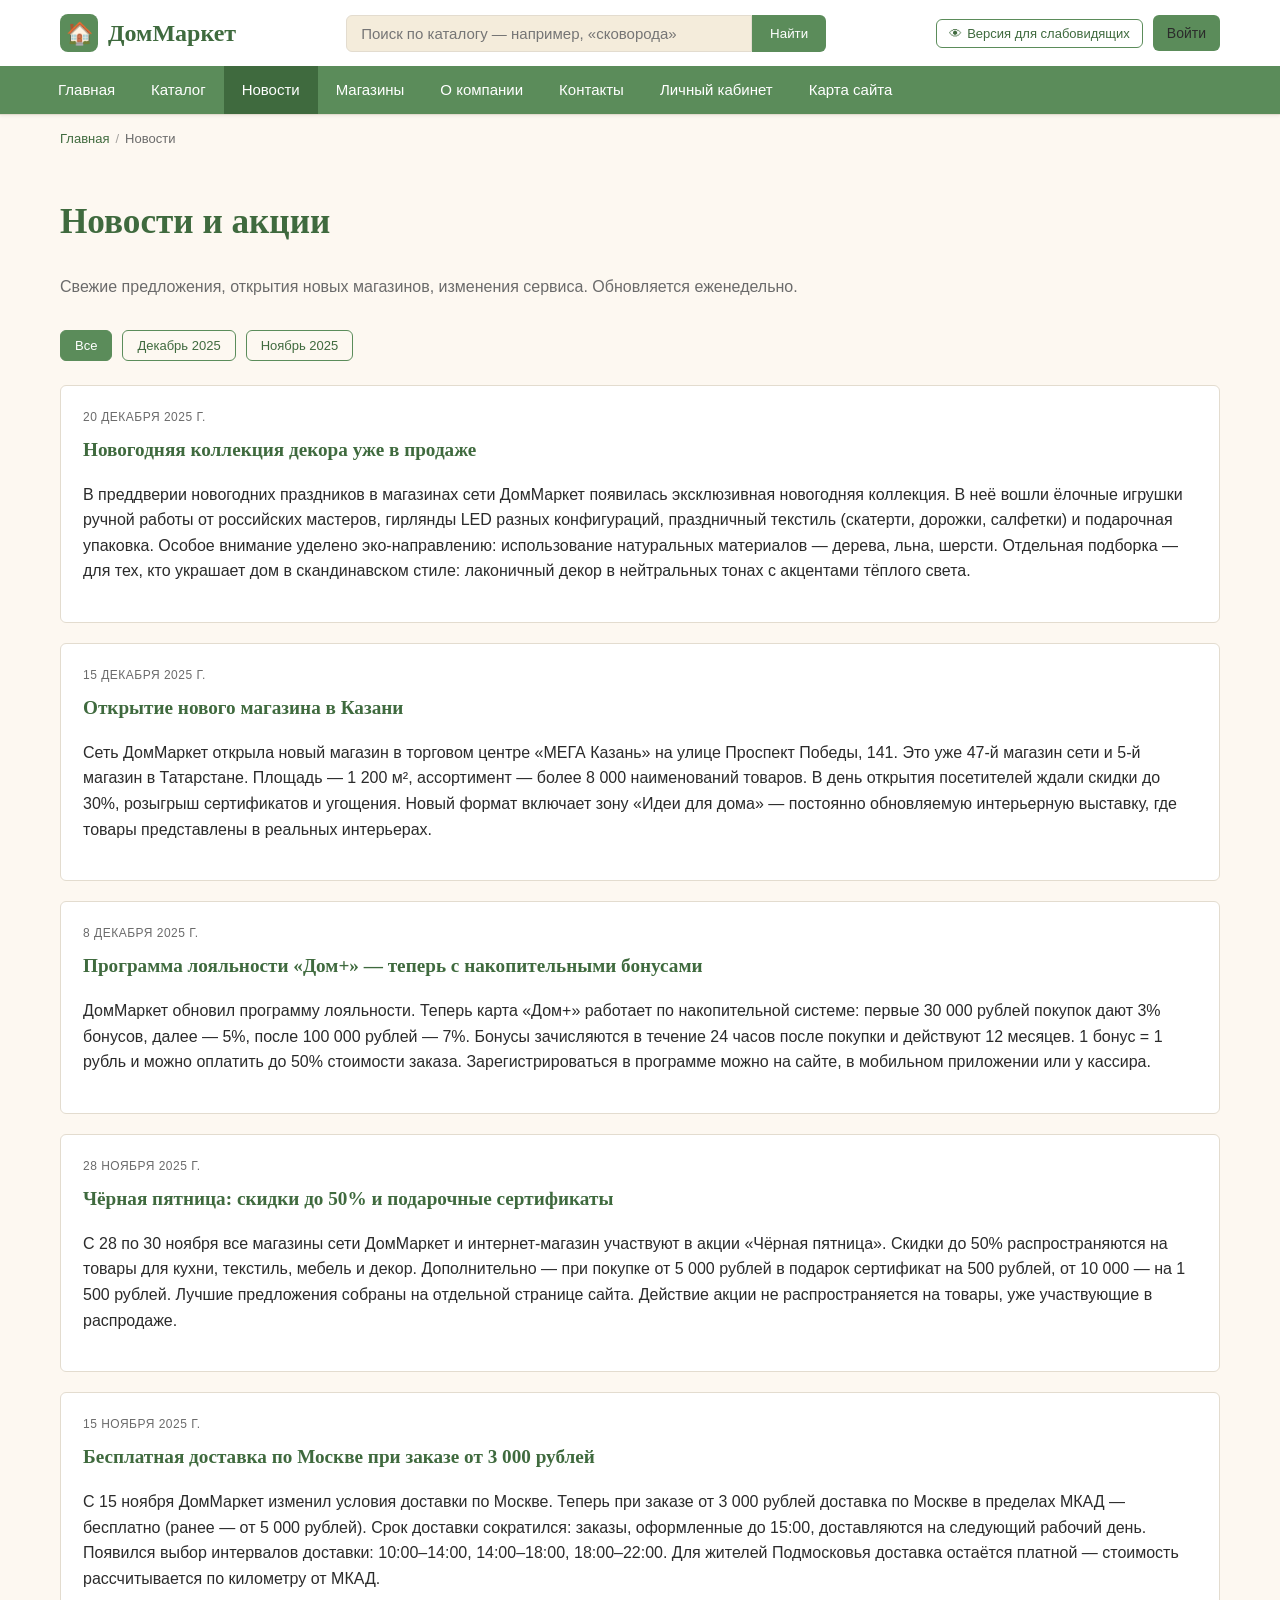
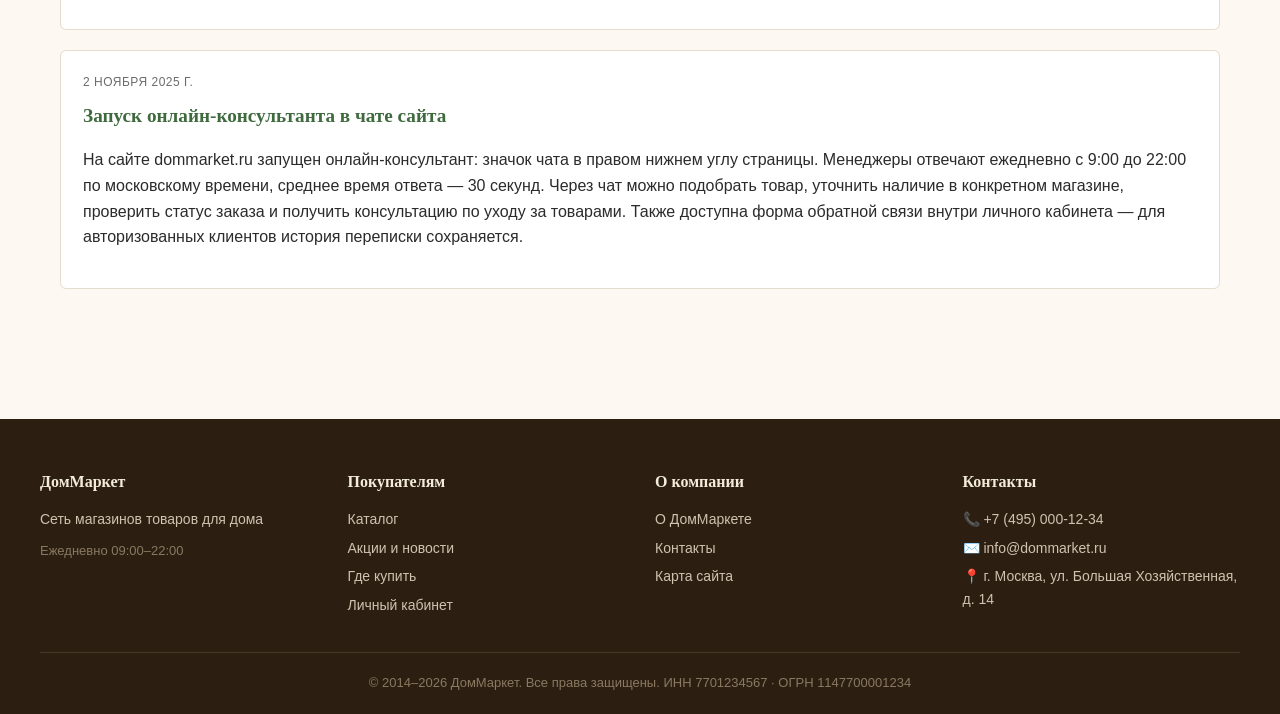
<file: news.html>
<!DOCTYPE html>
<html lang="ru">
<head>
  <meta charset="UTF-8">
  <meta name="viewport" content="width=device-width, initial-scale=1">
  <title>Новости и акции — ДомМаркет</title>
  <meta name="description" content="Новости сети магазинов ДомМаркет: акции, открытия, изменения сервиса, новинки каталога.">
  <link rel="stylesheet" href="css/style.css">
  <link rel="stylesheet" href="css/accessible.css" id="theme-accessible-css" disabled>
</head>
<body data-page="news">
  <header id="site-header" class="site-header"></header>
  <nav class="breadcrumbs"><a href="index.html">Главная</a><span>/</span>Новости</nav>

  <main class="container" style="padding: 30px 20px 50px;">
    <h1>Новости и акции</h1>
    <p style="margin-bottom:30px;color:var(--color-text-muted);">Свежие предложения, открытия новых магазинов, изменения сервиса. Обновляется еженедельно.</p>

    <div style="display:flex;gap:10px;margin-bottom:24px;flex-wrap:wrap;">
      <button class="btn btn--ghost btn--sm news-tab active" data-filter="all">Все</button>
      <button class="btn btn--ghost btn--sm news-tab" data-filter="2025-12">Декабрь 2025</button>
      <button class="btn btn--ghost btn--sm news-tab" data-filter="2025-11">Ноябрь 2025</button>
    </div>

    <div id="news-grid"></div>
  </main>

  <footer id="site-footer" class="site-footer"></footer>
  <script src="js/data.js"></script>
  <script src="js/app.js"></script>
  <script>
    let _filter = 'all';
    document.addEventListener('DOMContentLoaded', () => {
      document.querySelectorAll('.news-tab').forEach(b => {
        b.addEventListener('click', () => {
          document.querySelectorAll('.news-tab').forEach(x => x.classList.remove('active'));
          b.classList.add('active');
          _filter = b.dataset.filter;
          renderNews();
        });
      });
      renderNews();
      // прокрутка к якорю
      if (location.hash) {
        const el = document.querySelector(location.hash);
        if (el) el.scrollIntoView({ behavior: 'smooth', block: 'start' });
      }
    });
    function renderNews () {
      const list = SITE_DATA.news.filter(n =>
        _filter === 'all' || n.date.startsWith(_filter)
      );
      const grid = document.getElementById('news-grid');
      grid.innerHTML = list.length ? list.map(n => `
        <article id="news-${n.id}" class="news-card" style="margin-bottom:20px;">
          <div class="news-card__date">${formatDate(n.date)}</div>
          <h2 class="news-card__title">${n.title}</h2>
          <p>${n.content}</p>
        </article>
      `).join('') : '<div class="alert alert--info">В выбранный период новостей нет.</div>';
    }
  </script>
  <style>
    .news-tab.active { background: var(--color-primary) !important; color: #fff !important; }
  </style>
</body>
</html>
</file>
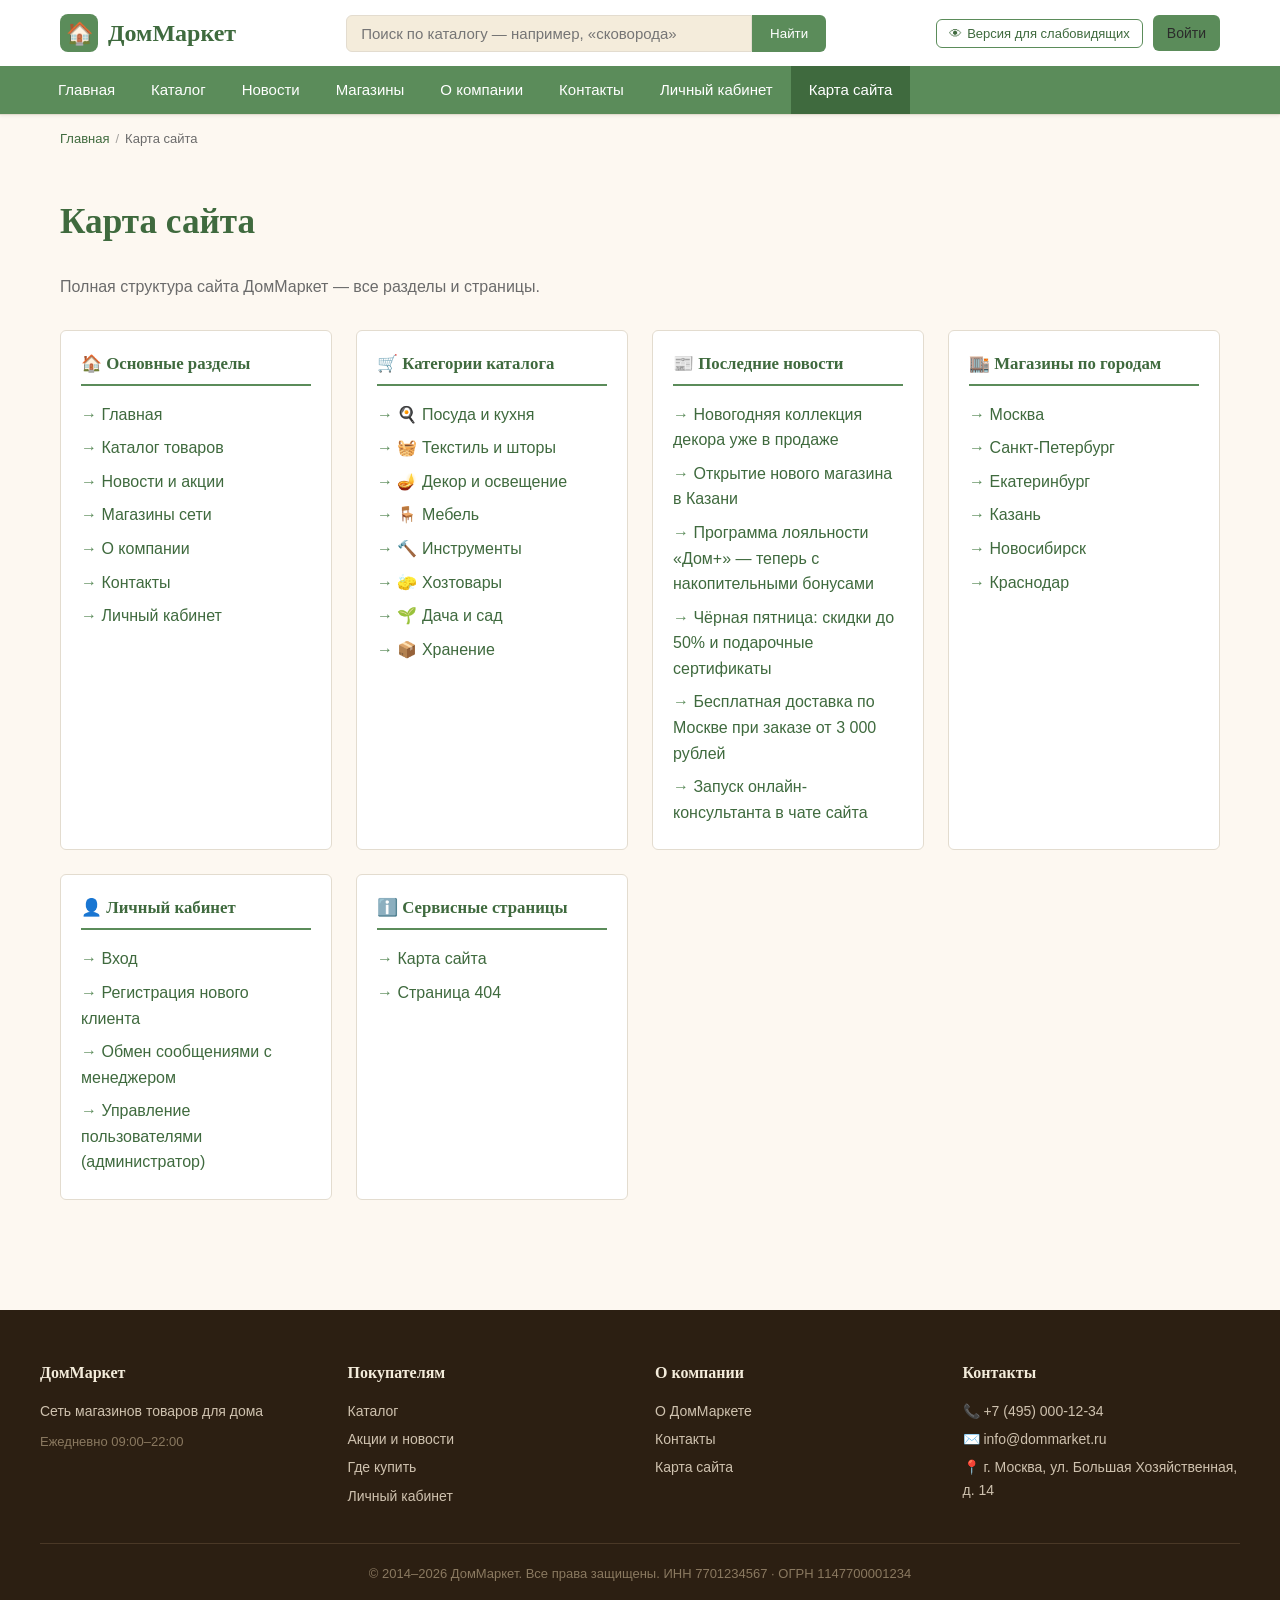
<file: sitemap.html>
<!DOCTYPE html>
<html lang="ru">
<head>
  <meta charset="UTF-8">
  <meta name="viewport" content="width=device-width, initial-scale=1">
  <title>Карта сайта — ДомМаркет</title>
  <meta name="description" content="Карта сайта ДомМаркет — полная структура разделов и страниц.">
  <link rel="stylesheet" href="css/style.css">
  <link rel="stylesheet" href="css/accessible.css" id="theme-accessible-css" disabled>
</head>
<body data-page="sitemap">
  <header id="site-header" class="site-header"></header>
  <nav class="breadcrumbs"><a href="index.html">Главная</a><span>/</span>Карта сайта</nav>

  <main class="container" style="padding: 30px 20px 50px;">
    <h1>Карта сайта</h1>
    <p style="margin-bottom:30px;color:var(--color-text-muted);">Полная структура сайта ДомМаркет — все разделы и страницы.</p>

    <div class="sitemap">
      <div class="sitemap__group">
        <h3>🏠 Основные разделы</h3>
        <ul>
          <li><a href="index.html">Главная</a></li>
          <li><a href="catalog.html">Каталог товаров</a></li>
          <li><a href="news.html">Новости и акции</a></li>
          <li><a href="stores.html">Магазины сети</a></li>
          <li><a href="about.html">О компании</a></li>
          <li><a href="contacts.html">Контакты</a></li>
          <li><a href="account.html">Личный кабинет</a></li>
        </ul>
      </div>

      <div class="sitemap__group">
        <h3>🛒 Категории каталога</h3>
        <ul id="sitemap-cats"></ul>
      </div>

      <div class="sitemap__group">
        <h3>📰 Последние новости</h3>
        <ul id="sitemap-news"></ul>
      </div>

      <div class="sitemap__group">
        <h3>🏬 Магазины по городам</h3>
        <ul id="sitemap-stores"></ul>
      </div>

      <div class="sitemap__group">
        <h3>👤 Личный кабинет</h3>
        <ul>
          <li><a href="account.html">Вход</a></li>
          <li><a href="account.html">Регистрация нового клиента</a></li>
          <li><a href="account.html">Обмен сообщениями с менеджером</a></li>
          <li><a href="account.html">Управление пользователями (администратор)</a></li>
        </ul>
      </div>

      <div class="sitemap__group">
        <h3>ℹ️ Сервисные страницы</h3>
        <ul>
          <li><a href="sitemap.html">Карта сайта</a></li>
          <li><a href="404.html">Страница 404</a></li>
        </ul>
      </div>
    </div>
  </main>

  <footer id="site-footer" class="site-footer"></footer>
  <script src="js/data.js"></script>
  <script src="js/app.js"></script>
  <script>
    document.addEventListener('DOMContentLoaded', () => {
      document.getElementById('sitemap-cats').innerHTML = SITE_DATA.categories.map(c =>
        `<li><a href="catalog.html?cat=${c.id}">${c.icon} ${c.name}</a></li>`
      ).join('');
      document.getElementById('sitemap-news').innerHTML = SITE_DATA.news.slice(0, 6).map(n =>
        `<li><a href="news.html#news-${n.id}">${n.title}</a></li>`
      ).join('');
      const cities = [...new Set(SITE_DATA.stores.map(s => s.city))];
      document.getElementById('sitemap-stores').innerHTML = cities.map(c =>
        `<li><a href="stores.html">${c}</a></li>`
      ).join('');
    });
  </script>
</body>
</html>
</file>
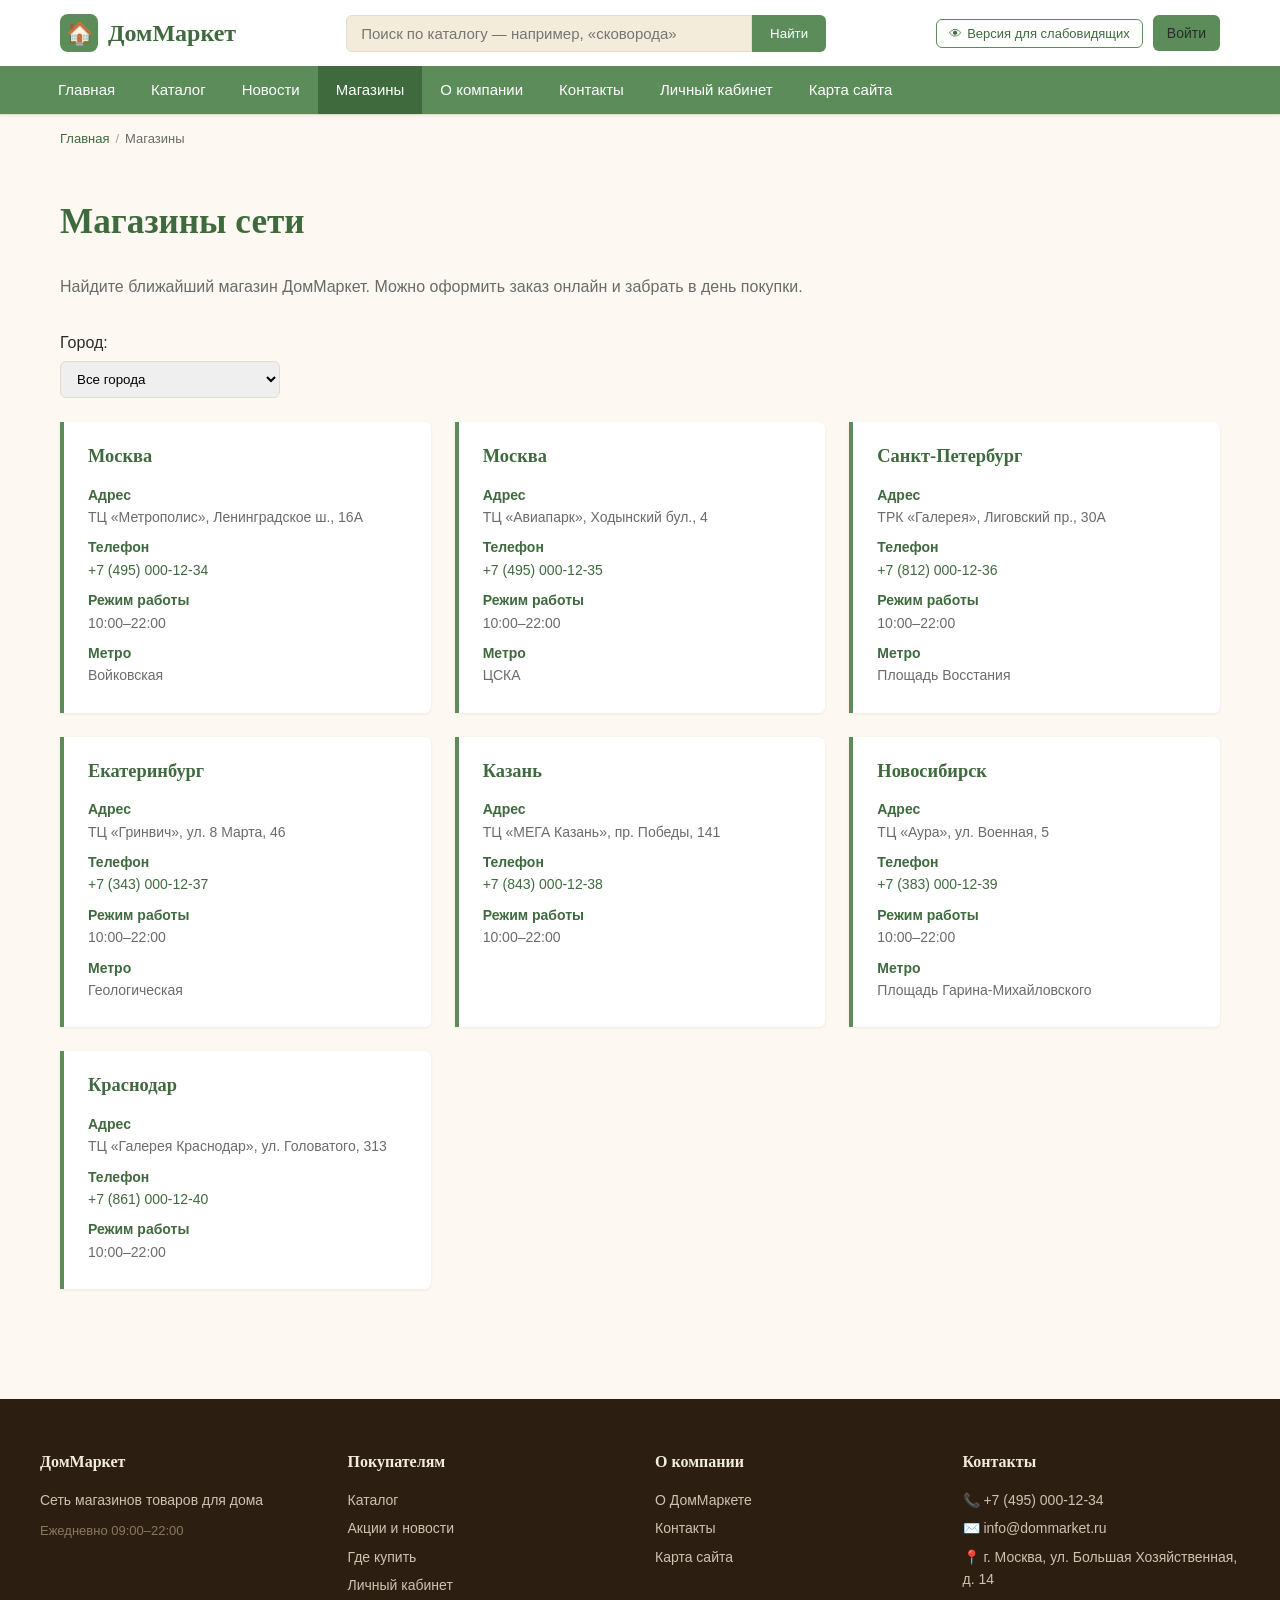
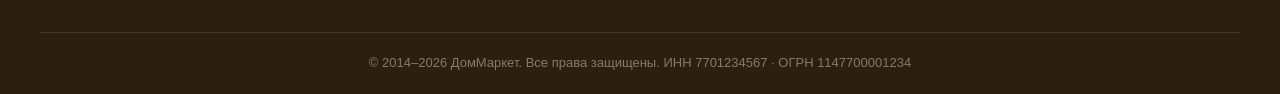
<file: stores.html>
<!DOCTYPE html>
<html lang="ru">
<head>
  <meta charset="UTF-8">
  <meta name="viewport" content="width=device-width, initial-scale=1">
  <title>Магазины сети — ДомМаркет</title>
  <meta name="description" content="47 магазинов сети ДомМаркет в 23 регионах России: адреса, телефоны, режим работы.">
  <link rel="stylesheet" href="css/style.css">
  <link rel="stylesheet" href="css/accessible.css" id="theme-accessible-css" disabled>
</head>
<body data-page="stores">
  <header id="site-header" class="site-header"></header>
  <nav class="breadcrumbs"><a href="index.html">Главная</a><span>/</span>Магазины</nav>

  <main class="container" style="padding: 30px 20px 50px;">
    <h1>Магазины сети</h1>
    <p style="margin-bottom:30px;color:var(--color-text-muted);">Найдите ближайший магазин ДомМаркет. Можно оформить заказ онлайн и забрать в день покупки.</p>

    <div style="margin-bottom:24px;">
      <label for="city-filter" style="display:block;margin-bottom:6px;font-weight:500;">Город:</label>
      <select id="city-filter" style="padding:9px 12px;border:1px solid var(--color-border);border-radius:6px;min-width:220px;">
        <option value="">Все города</option>
      </select>
    </div>

    <div class="stores-grid" id="stores-grid"></div>
  </main>

  <footer id="site-footer" class="site-footer"></footer>
  <script src="js/data.js"></script>
  <script src="js/app.js"></script>
  <script>
    document.addEventListener('DOMContentLoaded', () => {
      const sel = document.getElementById('city-filter');
      const cities = [...new Set(SITE_DATA.stores.map(s => s.city))];
      sel.innerHTML += cities.map(c => `<option value="${c}">${c}</option>`).join('');
      sel.addEventListener('change', renderStores);
      renderStores();
    });
    function renderStores () {
      const filter = document.getElementById('city-filter').value;
      const list = filter ? SITE_DATA.stores.filter(s => s.city === filter) : SITE_DATA.stores;
      document.getElementById('stores-grid').innerHTML = list.map(s => `
        <div class="store-card">
          <h3>${s.city}</h3>
          <dl>
            <dt>Адрес</dt><dd>${s.address}</dd>
            <dt>Телефон</dt><dd><a href="tel:${s.phone.replace(/\D/g,'')}">${s.phone}</a></dd>
            <dt>Режим работы</dt><dd>${s.hours}</dd>
            ${s.metro && s.metro !== '—' ? `<dt>Метро</dt><dd>${s.metro}</dd>` : ''}
          </dl>
        </div>
      `).join('');
    }
  </script>
</body>
</html>
</file>
<file: css/style.css>
/* ============================================
   ДомМаркет — Стандартный стиль
   Сеть магазинов товаров для дома
   ============================================ */

:root {
  --color-bg: #fdf8f1;
  --color-surface: #ffffff;
  --color-primary: #5b8c5a;
  --color-primary-dark: #3f6a3e;
  --color-accent: #c9824f;
  --color-accent-dark: #a86535;
  --color-text: #2b2b2b;
  --color-text-muted: #6b6b6b;
  --color-border: #e3dccf;
  --color-warm: #f4ecdb;
  --color-success: #4f8a4d;
  --color-danger: #b3421f;
  --shadow-sm: 0 1px 3px rgba(60, 40, 20, .08);
  --shadow-md: 0 4px 14px rgba(60, 40, 20, .12);
  --radius: 6px;
  --font-base: 'Inter', 'Segoe UI', Tahoma, sans-serif;
  --font-heading: 'Merriweather', Georgia, serif;
  --font-size-base: 16px;
  --line-height: 1.6;
  --container: 1200px;
}

* { box-sizing: border-box; }

html { scroll-behavior: smooth; }

body {
  margin: 0;
  font-family: var(--font-base);
  font-size: var(--font-size-base);
  line-height: var(--line-height);
  color: var(--color-text);
  background: var(--color-bg);
}

a { color: var(--color-primary-dark); text-decoration: none; transition: color .2s; }
a:hover { color: var(--color-accent-dark); text-decoration: underline; }

h1, h2, h3, h4 { font-family: var(--font-heading); color: var(--color-primary-dark); margin-top: 0; }
h1 { font-size: 2.2rem; }
h2 { font-size: 1.7rem; }
h3 { font-size: 1.3rem; }

img { max-width: 100%; height: auto; display: block; }

.container { max-width: var(--container); margin: 0 auto; padding: 0 20px; }

/* ===== HEADER ===== */
.site-header {
  background: var(--color-surface);
  border-bottom: 1px solid var(--color-border);
  position: sticky;
  top: 0;
  z-index: 100;
  box-shadow: var(--shadow-sm);
}
.site-header__inner {
  display: flex;
  align-items: center;
  justify-content: space-between;
  gap: 20px;
  padding: 14px 20px;
  max-width: var(--container);
  margin: 0 auto;
}
.logo {
  display: flex;
  align-items: center;
  gap: 10px;
  font-family: var(--font-heading);
  font-size: 1.5rem;
  font-weight: 700;
  color: var(--color-primary-dark);
}
.logo__icon {
  width: 38px; height: 38px;
  background: var(--color-primary);
  border-radius: 8px;
  display: flex; align-items: center; justify-content: center;
  color: #fff; font-size: 22px;
}
.logo:hover { text-decoration: none; }

.site-search {
  flex: 1;
  max-width: 480px;
  display: flex;
}
.site-search input {
  flex: 1;
  padding: 9px 14px;
  border: 1px solid var(--color-border);
  border-radius: var(--radius) 0 0 var(--radius);
  font-size: 15px;
  background: var(--color-warm);
  color: var(--color-text);
}
.site-search button {
  padding: 9px 18px;
  background: var(--color-primary);
  color: #fff;
  border: none;
  border-radius: 0 var(--radius) var(--radius) 0;
  cursor: pointer;
  font-weight: 500;
}
.site-search button:hover { background: var(--color-primary-dark); }

.header-actions { display: flex; gap: 10px; align-items: center; }
.header-actions a { font-size: 14px; color: var(--color-text); }

/* ===== NAV ===== */
.main-nav {
  background: var(--color-primary);
}
.main-nav ul {
  list-style: none;
  margin: 0;
  padding: 0;
  max-width: var(--container);
  margin: 0 auto;
  display: flex;
  flex-wrap: wrap;
}
.main-nav a {
  display: block;
  padding: 12px 18px;
  color: #fff;
  font-weight: 500;
  font-size: 15px;
}
.main-nav a:hover, .main-nav a.active {
  background: var(--color-primary-dark);
  text-decoration: none;
}

/* ===== HERO ===== */
.hero {
  background: linear-gradient(135deg, #f4ecdb 0%, #e8d9bc 100%);
  padding: 70px 20px;
  text-align: center;
  border-bottom: 4px solid var(--color-accent);
}
.hero h1 {
  font-size: 2.8rem;
  margin-bottom: 14px;
  color: var(--color-primary-dark);
}
.hero p {
  font-size: 1.15rem;
  max-width: 720px;
  margin: 0 auto 28px;
  color: var(--color-text-muted);
}

/* ===== BUTTONS ===== */
.btn {
  display: inline-block;
  padding: 12px 26px;
  background: var(--color-primary);
  color: #fff;
  border: none;
  border-radius: var(--radius);
  cursor: pointer;
  font-size: 15px;
  font-weight: 500;
  text-decoration: none;
  transition: background .2s, transform .15s;
}
.btn:hover { background: var(--color-primary-dark); color: #fff; text-decoration: none; transform: translateY(-1px); }
.btn--accent { background: var(--color-accent); }
.btn--accent:hover { background: var(--color-accent-dark); }
.btn--ghost { background: transparent; color: var(--color-primary-dark); border: 1px solid var(--color-primary); }
.btn--ghost:hover { background: var(--color-primary); color: #fff; }
.btn--block { display: block; width: 100%; text-align: center; }
.btn--sm { padding: 7px 14px; font-size: 13px; }

/* ===== SECTIONS ===== */
.section {
  padding: 60px 20px;
}
.section--alt { background: var(--color-warm); }
.section__head {
  text-align: center;
  margin-bottom: 36px;
}
.section__head h2 { margin-bottom: 8px; }
.section__head p { color: var(--color-text-muted); }

/* ===== CATEGORIES ===== */
.categories {
  display: grid;
  grid-template-columns: repeat(auto-fit, minmax(220px, 1fr));
  gap: 20px;
}
.category-card {
  background: var(--color-surface);
  border: 1px solid var(--color-border);
  border-radius: var(--radius);
  padding: 28px 20px;
  text-align: center;
  transition: transform .2s, box-shadow .2s;
  display: block;
  color: var(--color-text);
}
.category-card:hover {
  transform: translateY(-4px);
  box-shadow: var(--shadow-md);
  text-decoration: none;
}
.category-card__icon {
  font-size: 42px;
  margin-bottom: 12px;
}
.category-card__title {
  font-family: var(--font-heading);
  font-size: 1.1rem;
  margin: 0 0 6px;
  color: var(--color-primary-dark);
}
.category-card__count {
  font-size: 13px;
  color: var(--color-text-muted);
}

/* ===== PRODUCTS ===== */
.products {
  display: grid;
  grid-template-columns: repeat(auto-fill, minmax(250px, 1fr));
  gap: 24px;
}
.product-card {
  background: var(--color-surface);
  border: 1px solid var(--color-border);
  border-radius: var(--radius);
  overflow: hidden;
  display: flex;
  flex-direction: column;
  transition: box-shadow .2s, transform .2s;
}
.product-card:hover {
  box-shadow: var(--shadow-md);
  transform: translateY(-3px);
}
.product-card__image {
  width: 100%;
  height: 200px;
  background: var(--color-warm);
  display: flex;
  align-items: center;
  justify-content: center;
  font-size: 64px;
}
.product-card__body {
  padding: 18px;
  flex: 1;
  display: flex;
  flex-direction: column;
}
.product-card__title {
  font-size: 1rem;
  font-weight: 600;
  margin: 0 0 8px;
  color: var(--color-text);
  flex: 1;
}
.product-card__cat {
  font-size: 12px;
  color: var(--color-text-muted);
  text-transform: uppercase;
  letter-spacing: .5px;
  margin-bottom: 6px;
}
.product-card__price {
  font-size: 1.3rem;
  font-weight: 700;
  color: var(--color-accent-dark);
  margin: 6px 0 12px;
}
.product-card__badge {
  display: inline-block;
  background: var(--color-accent);
  color: #fff;
  font-size: 11px;
  padding: 3px 8px;
  border-radius: 12px;
  text-transform: uppercase;
  margin-bottom: 6px;
}

/* ===== FILTER PANEL ===== */
.layout-catalog {
  display: grid;
  grid-template-columns: 260px 1fr;
  gap: 30px;
  padding: 40px 20px;
  max-width: var(--container);
  margin: 0 auto;
}
.filter-panel {
  background: var(--color-surface);
  border: 1px solid var(--color-border);
  border-radius: var(--radius);
  padding: 22px;
  height: fit-content;
}
.filter-panel h3 {
  font-size: 1.05rem;
  margin-bottom: 14px;
  border-bottom: 2px solid var(--color-primary);
  padding-bottom: 6px;
}
.filter-group { margin-bottom: 20px; }
.filter-group label {
  display: flex;
  align-items: center;
  gap: 8px;
  margin-bottom: 6px;
  cursor: pointer;
  font-size: 14px;
}
.filter-group input[type="number"] {
  width: 100%;
  padding: 7px;
  border: 1px solid var(--color-border);
  border-radius: 4px;
}

/* ===== NEWS / ARTICLES ===== */
.news-list {
  display: grid;
  grid-template-columns: repeat(auto-fit, minmax(320px, 1fr));
  gap: 24px;
}
.news-card {
  background: var(--color-surface);
  border: 1px solid var(--color-border);
  border-radius: var(--radius);
  padding: 22px;
  transition: box-shadow .2s;
}
.news-card:hover { box-shadow: var(--shadow-md); }
.news-card__date {
  font-size: 12px;
  color: var(--color-text-muted);
  text-transform: uppercase;
  letter-spacing: .5px;
  margin-bottom: 8px;
}
.news-card__title {
  font-family: var(--font-heading);
  font-size: 1.2rem;
  margin: 0 0 10px;
  color: var(--color-primary-dark);
}
.news-card__excerpt { color: var(--color-text-muted); font-size: 14px; margin-bottom: 12px; }

/* ===== STORES ===== */
.stores-grid {
  display: grid;
  grid-template-columns: repeat(auto-fit, minmax(300px, 1fr));
  gap: 24px;
}
.store-card {
  background: var(--color-surface);
  border-left: 4px solid var(--color-primary);
  padding: 20px 24px;
  border-radius: 0 var(--radius) var(--radius) 0;
  box-shadow: var(--shadow-sm);
}
.store-card h3 {
  margin-bottom: 12px;
  font-size: 1.15rem;
}
.store-card dl { margin: 0; font-size: 14px; }
.store-card dt { font-weight: 600; color: var(--color-primary-dark); margin-top: 8px; }
.store-card dd { margin: 0 0 6px; color: var(--color-text-muted); }

/* ===== FORMS ===== */
.form-block {
  background: var(--color-surface);
  border: 1px solid var(--color-border);
  padding: 32px;
  border-radius: var(--radius);
  max-width: 540px;
  margin: 0 auto;
  box-shadow: var(--shadow-sm);
}
.form-block h2 { margin-bottom: 20px; text-align: center; }
.form-row { margin-bottom: 16px; }
.form-row label {
  display: block;
  font-size: 14px;
  font-weight: 500;
  margin-bottom: 6px;
  color: var(--color-text);
}
.form-row input,
.form-row select,
.form-row textarea {
  width: 100%;
  padding: 10px 12px;
  border: 1px solid var(--color-border);
  border-radius: var(--radius);
  font-size: 15px;
  font-family: inherit;
  background: var(--color-bg);
  color: var(--color-text);
}
.form-row textarea { resize: vertical; min-height: 90px; }
.form-row input:focus, .form-row select:focus, .form-row textarea:focus {
  outline: 2px solid var(--color-primary);
  border-color: var(--color-primary);
}

.alert {
  padding: 12px 16px;
  border-radius: var(--radius);
  margin-bottom: 18px;
  font-size: 14px;
}
.alert--success { background: #e6f3e6; color: var(--color-success); border-left: 4px solid var(--color-success); }
.alert--error { background: #f6e0d8; color: var(--color-danger); border-left: 4px solid var(--color-danger); }
.alert--info { background: #f4ecdb; color: var(--color-accent-dark); border-left: 4px solid var(--color-accent); }

/* ===== MESSAGES ===== */
.messages-layout {
  display: grid;
  grid-template-columns: 280px 1fr;
  gap: 20px;
  background: var(--color-surface);
  border: 1px solid var(--color-border);
  border-radius: var(--radius);
  overflow: hidden;
  min-height: 480px;
}
.messages-list {
  border-right: 1px solid var(--color-border);
  background: var(--color-warm);
}
.messages-list__item {
  padding: 14px 18px;
  border-bottom: 1px solid var(--color-border);
  cursor: pointer;
  transition: background .15s;
}
.messages-list__item:hover, .messages-list__item.active { background: #ebe0c4; }
.messages-list__name { font-weight: 600; font-size: 14px; }
.messages-list__preview { font-size: 12px; color: var(--color-text-muted); margin-top: 2px; }

.messages-thread {
  display: flex;
  flex-direction: column;
}
.messages-thread__list {
  flex: 1;
  padding: 18px;
  overflow-y: auto;
  max-height: 420px;
}
.message-bubble {
  max-width: 70%;
  padding: 9px 14px;
  border-radius: 12px;
  margin-bottom: 8px;
  font-size: 14px;
  word-wrap: break-word;
}
.message-bubble--in { background: var(--color-warm); margin-right: auto; }
.message-bubble--out { background: var(--color-primary); color: #fff; margin-left: auto; }
.message-bubble__time { font-size: 11px; opacity: .65; display: block; margin-top: 4px; }

.messages-compose {
  display: flex;
  gap: 10px;
  border-top: 1px solid var(--color-border);
  padding: 12px;
}
.messages-compose input {
  flex: 1;
  padding: 10px;
  border: 1px solid var(--color-border);
  border-radius: var(--radius);
}

/* ===== TABLES ===== */
.user-table {
  width: 100%;
  border-collapse: collapse;
  background: var(--color-surface);
  border-radius: var(--radius);
  overflow: hidden;
  box-shadow: var(--shadow-sm);
}
.user-table th, .user-table td {
  padding: 12px 14px;
  text-align: left;
  border-bottom: 1px solid var(--color-border);
}
.user-table th {
  background: var(--color-warm);
  font-weight: 600;
  color: var(--color-primary-dark);
  font-size: 13px;
  text-transform: uppercase;
  letter-spacing: .5px;
}
.user-table tr:hover td { background: #faf6ee; }
.role-badge {
  display: inline-block;
  padding: 3px 10px;
  border-radius: 12px;
  font-size: 12px;
  font-weight: 500;
}
.role-badge--admin { background: var(--color-accent); color: #fff; }
.role-badge--manager { background: #d4ad7a; color: #fff; }
.role-badge--user { background: #d4dccf; color: var(--color-primary-dark); }

/* ===== BREADCRUMBS ===== */
.breadcrumbs {
  padding: 14px 20px;
  font-size: 13px;
  color: var(--color-text-muted);
  max-width: var(--container);
  margin: 0 auto;
}
.breadcrumbs a { color: var(--color-primary-dark); }
.breadcrumbs span { margin: 0 6px; opacity: .6; }

/* ===== FOOTER ===== */
.site-footer {
  background: #2c1f12;
  color: #cfc2af;
  padding: 50px 20px 20px;
  margin-top: 60px;
}
.footer-grid {
  max-width: var(--container);
  margin: 0 auto;
  display: grid;
  grid-template-columns: repeat(auto-fit, minmax(200px, 1fr));
  gap: 30px;
}
.site-footer h4 {
  color: #f4ecdb;
  font-family: var(--font-heading);
  font-size: 1rem;
  margin: 0 0 14px;
}
.site-footer ul { list-style: none; padding: 0; margin: 0; font-size: 14px; }
.site-footer li { margin-bottom: 6px; }
.site-footer a { color: #cfc2af; }
.site-footer a:hover { color: #fff; }
.footer-bottom {
  max-width: var(--container);
  margin: 30px auto 0;
  padding-top: 20px;
  border-top: 1px solid #4a3826;
  text-align: center;
  font-size: 13px;
  color: #8a7960;
}

/* ===== ACCESSIBILITY TOGGLE ===== */
.a11y-toggle {
  background: transparent;
  border: 1px solid var(--color-primary);
  color: var(--color-primary-dark);
  padding: 6px 12px;
  border-radius: var(--radius);
  cursor: pointer;
  font-size: 13px;
}
.a11y-toggle:hover { background: var(--color-primary); color: #fff; }
.a11y-toggle__icon { margin-right: 5px; }

/* ===== 404 ===== */
.error-page {
  text-align: center;
  padding: 100px 20px;
}
.error-page__code {
  font-size: 9rem;
  font-weight: 800;
  color: var(--color-primary);
  line-height: 1;
  font-family: var(--font-heading);
}
.error-page__msg {
  font-size: 1.4rem;
  color: var(--color-text-muted);
  margin: 16px 0 30px;
}

/* ===== SITEMAP ===== */
.sitemap {
  display: grid;
  grid-template-columns: repeat(auto-fit, minmax(240px, 1fr));
  gap: 24px;
}
.sitemap__group {
  background: var(--color-surface);
  border: 1px solid var(--color-border);
  border-radius: var(--radius);
  padding: 20px;
}
.sitemap__group h3 {
  border-bottom: 2px solid var(--color-primary);
  padding-bottom: 6px;
  margin-bottom: 12px;
  font-size: 1.05rem;
}
.sitemap__group ul { list-style: none; padding: 0; margin: 0; }
.sitemap__group li { padding: 4px 0; }
.sitemap__group li::before { content: "→ "; color: var(--color-primary); }

/* ===== UTILS ===== */
.text-center { text-align: center; }
.mt-20 { margin-top: 20px; }
.mb-20 { margin-bottom: 20px; }
.hidden { display: none !important; }

/* ===== RESPONSIVE ===== */
@media (max-width: 880px) {
  .site-header__inner { flex-wrap: wrap; }
  .site-search { order: 3; flex-basis: 100%; max-width: none; }
  .layout-catalog { grid-template-columns: 1fr; }
  .messages-layout { grid-template-columns: 1fr; }
  .messages-list { display: none; }
  .messages-list.show-mobile { display: block; }
  .hero h1 { font-size: 2rem; }
  .hero p { font-size: 1rem; }
  .main-nav ul { flex-direction: column; }
  .main-nav a { padding: 10px 18px; border-bottom: 1px solid rgba(255,255,255,.1); }
}
</file>
<file: css/accessible.css>
/* ============================================
   Версия для слабовидящих
   Соответствует ГОСТ Р 52872-2012
   - чёрный фон + жёлтый текст
   - крупный шрифт (минимум 18px, заголовки от 24px)
   - повышенный контраст
   - подчёркнутые ссылки
   - убраны фоновые изображения
   ============================================ */

body.theme-accessible {
  --color-bg: #000000;
  --color-surface: #1a1a1a;
  --color-primary: #ffd400;
  --color-primary-dark: #ffe34d;
  --color-accent: #ffd400;
  --color-accent-dark: #ffea7a;
  --color-text: #ffd400;
  --color-text-muted: #ffe34d;
  --color-border: #ffd400;
  --color-warm: #1a1a1a;
  --font-base: 'Arial', 'Verdana', sans-serif;
  --font-heading: 'Arial', 'Verdana', sans-serif;
  --font-size-base: 20px;
  --line-height: 1.8;
  --shadow-sm: none;
  --shadow-md: none;

  background: #000 !important;
  color: #ffd400 !important;
}

body.theme-accessible * {
  text-shadow: none !important;
  box-shadow: none !important;
}

body.theme-accessible h1 { font-size: 2.6rem !important; }
body.theme-accessible h2 { font-size: 2.0rem !important; }
body.theme-accessible h3 { font-size: 1.6rem !important; }
body.theme-accessible h4 { font-size: 1.3rem !important; }

body.theme-accessible h1,
body.theme-accessible h2,
body.theme-accessible h3,
body.theme-accessible h4 {
  color: #ffd400 !important;
  font-family: Arial, Verdana, sans-serif !important;
  font-weight: 700 !important;
}

body.theme-accessible a {
  color: #ffd400 !important;
  text-decoration: underline !important;
  text-underline-offset: 3px;
}
body.theme-accessible a:hover,
body.theme-accessible a:focus {
  color: #ffffff !important;
  background: #444 !important;
}

body.theme-accessible img {
  filter: grayscale(50%) contrast(1.2);
}

body.theme-accessible .site-header,
body.theme-accessible .site-footer,
body.theme-accessible .main-nav,
body.theme-accessible .product-card,
body.theme-accessible .news-card,
body.theme-accessible .category-card,
body.theme-accessible .store-card,
body.theme-accessible .form-block,
body.theme-accessible .filter-panel,
body.theme-accessible .messages-layout,
body.theme-accessible .messages-list,
body.theme-accessible .sitemap__group,
body.theme-accessible .user-table {
  background: #000 !important;
  border: 2px solid #ffd400 !important;
  color: #ffd400 !important;
}

body.theme-accessible .main-nav {
  background: #000 !important;
  border-top: 2px solid #ffd400;
  border-bottom: 2px solid #ffd400;
}
body.theme-accessible .main-nav a {
  color: #ffd400 !important;
  border: 1px solid transparent;
}
body.theme-accessible .main-nav a:hover,
body.theme-accessible .main-nav a.active {
  background: #ffd400 !important;
  color: #000 !important;
  text-decoration: none !important;
}

body.theme-accessible .hero {
  background: #000 !important;
  border-bottom: 4px solid #ffd400 !important;
}

body.theme-accessible .btn,
body.theme-accessible .site-search button {
  background: #ffd400 !important;
  color: #000 !important;
  border: 2px solid #ffd400 !important;
  font-weight: 700 !important;
}
body.theme-accessible .btn:hover,
body.theme-accessible .site-search button:hover {
  background: #000 !important;
  color: #ffd400 !important;
}

body.theme-accessible .btn--ghost {
  background: transparent !important;
  color: #ffd400 !important;
}

body.theme-accessible input,
body.theme-accessible textarea,
body.theme-accessible select {
  background: #000 !important;
  color: #ffd400 !important;
  border: 2px solid #ffd400 !important;
  font-size: 18px !important;
}
body.theme-accessible input:focus,
body.theme-accessible textarea:focus {
  outline: 3px solid #fff !important;
}

body.theme-accessible .product-card__price,
body.theme-accessible .product-card__title,
body.theme-accessible .news-card__title,
body.theme-accessible .category-card__title {
  color: #ffd400 !important;
}

body.theme-accessible .product-card__image {
  background: #1a1a1a !important;
  filter: invert(1);
}

body.theme-accessible .role-badge {
  background: #ffd400 !important;
  color: #000 !important;
  border: 1px solid #ffd400;
}

body.theme-accessible .alert--success { background: #003300 !important; color: #ffd400 !important; border: 2px solid #ffd400 !important; }
body.theme-accessible .alert--error { background: #330000 !important; color: #ffd400 !important; border: 2px solid #ffd400 !important; }
body.theme-accessible .alert--info { background: #1a1a00 !important; color: #ffd400 !important; border: 2px solid #ffd400 !important; }

body.theme-accessible .message-bubble--in,
body.theme-accessible .message-bubble--out {
  background: #1a1a1a !important;
  color: #ffd400 !important;
  border: 2px solid #ffd400;
}

body.theme-accessible .breadcrumbs,
body.theme-accessible .breadcrumbs a {
  color: #ffd400 !important;
}

body.theme-accessible .footer-bottom {
  border-top: 2px solid #ffd400;
}
</file>
